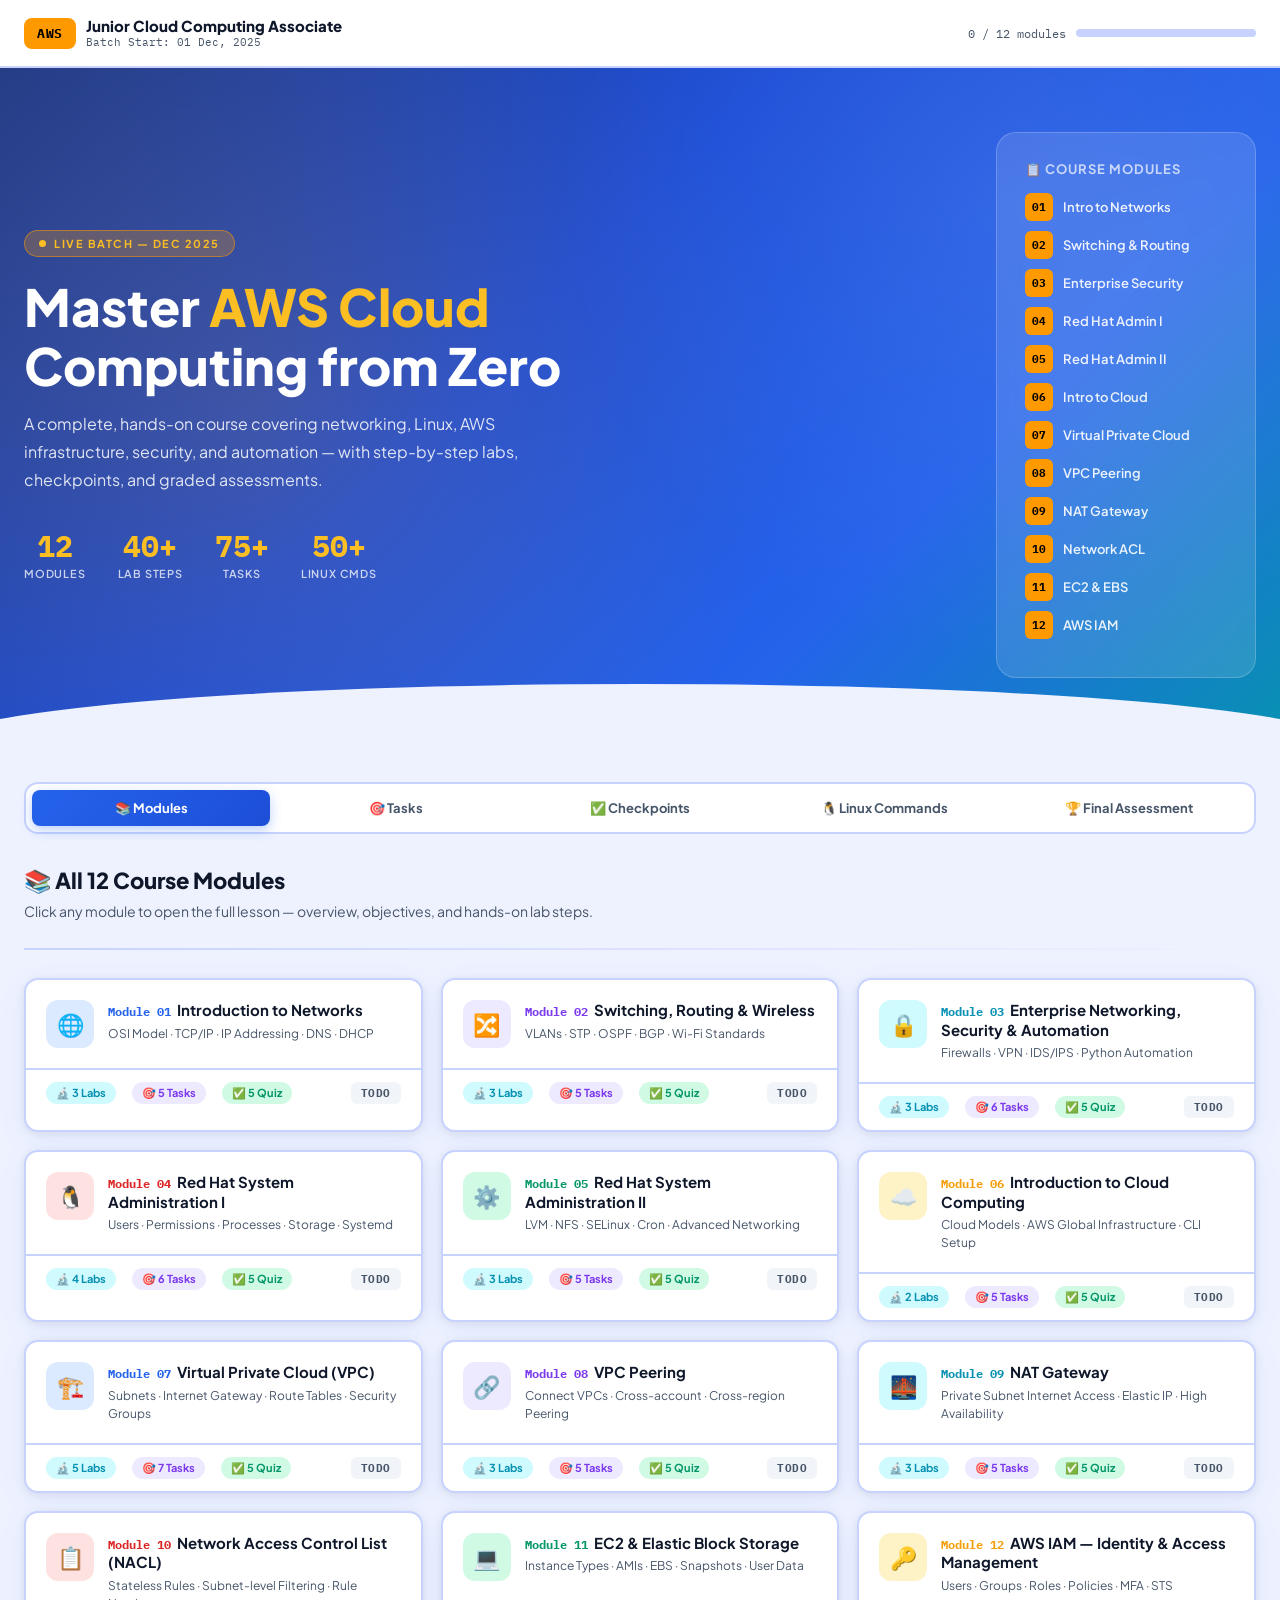
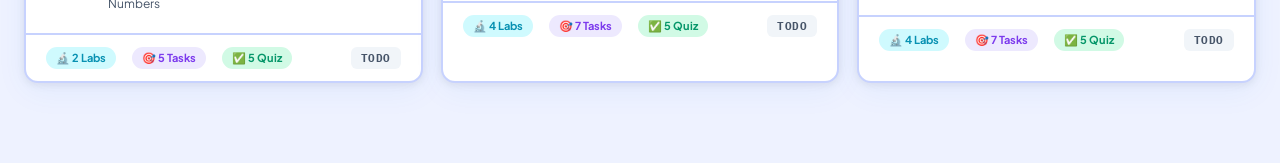
<file: index.html>
<!DOCTYPE html>
<html lang="en">
<head>
<meta charset="UTF-8">
<meta name="viewport" content="width=device-width, initial-scale=1.0">
<title>AWS Junior Cloud Computing Associate</title>
<link href="https://fonts.googleapis.com/css2?family=IBM+Plex+Mono:wght@400;600;700&family=Plus+Jakarta+Sans:wght@400;500;600;700;800&display=swap" rel="stylesheet">
<style>
:root {
  --bg:#eef2ff;
  --surface:#fff;
  --card:#fff;
  --border:#c7d2fe;
  --aws:#ff9900;
  --aws2:#e68a00;
  --blue:#2563eb;
  --blue-l:#dbeafe;
  --green:#059669;
  --green-l:#d1fae5;
  --red:#dc2626;
  --red-l:#fee2e2;
  --yellow:#d97706;
  --yellow-l:#fef3c7;
  --purple:#7c3aed;
  --purple-l:#ede9fe;
  --cyan:#0891b2;
  --cyan-l:#cffafe;
  --text:#0f172a;
  --text2:#1e293b;
  --muted:#475569;
  --muted2:#94a3b8;
  --easy:#059669;
  --medium:#d97706;
  --hard:#dc2626;
  --shadow:0 2px 8px rgba(0,0,0,.08),0 8px 32px rgba(37,99,235,.06);
  --shadow-lg:0 8px 24px rgba(0,0,0,.1),0 32px 64px rgba(37,99,235,.1);
  --r:14px;
  --r-sm:8px;
}
*{margin:0;padding:0;box-sizing:border-box}
html{scroll-behavior:smooth}
body{background:var(--bg);color:var(--text);font-family:'Plus Jakarta Sans',sans-serif;min-height:100vh;overflow-x:hidden}
::-webkit-scrollbar{width:6px}
::-webkit-scrollbar-track{background:var(--bg)}
::-webkit-scrollbar-thumb{background:#c7d2fe;border-radius:99px}

/* HEADER */
.hdr{background:rgba(255,255,255,.95);backdrop-filter:blur(20px);border-bottom:2px solid var(--border);position:sticky;top:0;z-index:200;padding:0 24px}
.hdr-inner{max-width:1400px;margin:0 auto;display:flex;align-items:center;justify-content:space-between;height:66px;gap:16px}
.logo{display:flex;align-items:center;gap:10px;text-decoration:none}
.logo-box{background:var(--aws);color:#000;font-family:'IBM Plex Mono',monospace;font-weight:700;font-size:13px;padding:7px 13px;border-radius:var(--r-sm);letter-spacing:.5px;white-space:nowrap}
.logo-text{font-size:15px;font-weight:800;color:var(--text);line-height:1.2}
.logo-sub{font-size:11px;color:var(--muted);font-family:'IBM Plex Mono',monospace}
.hdr-right{display:flex;align-items:center;gap:16px}
.progress-wrap{display:flex;align-items:center;gap:10px}
.progress-bar{width:180px;height:8px;background:var(--border);border-radius:99px;overflow:hidden}
.progress-fill{height:100%;background:linear-gradient(90deg,var(--aws),var(--blue));border-radius:99px;width:0%;transition:width .5s}
.prog-label{font-size:12px;font-family:'IBM Plex Mono',monospace;color:var(--muted);white-space:nowrap}

/* HERO */
.hero{background:linear-gradient(135deg,#1e3a8a 0%,#1d4ed8 40%,#2563eb 70%,#0891b2 100%);color:#fff;padding:64px 24px;position:relative;overflow:hidden}
.hero::before{content:'';position:absolute;inset:0;background-image:radial-gradient(circle at 20% 50%,rgba(255,153,0,.15) 0%,transparent 50%),radial-gradient(circle at 80% 20%,rgba(255,255,255,.08) 0%,transparent 40%);pointer-events:none}
.hero::after{content:'';position:absolute;bottom:-2px;left:0;right:0;height:60px;background:var(--bg);clip-path:ellipse(55% 100% at 50% 100%)}
.hero-inner{max-width:1400px;margin:0 auto;display:grid;grid-template-columns:1fr auto;gap:48px;align-items:center;position:relative;z-index:1}
.hero-badge{display:inline-flex;align-items:center;gap:8px;background:rgba(255,153,0,.25);border:1px solid rgba(255,153,0,.5);color:#fbbf24;font-size:11px;font-weight:700;letter-spacing:1.5px;text-transform:uppercase;padding:6px 14px;border-radius:99px;margin-bottom:20px}
.pulse{width:7px;height:7px;background:#fbbf24;border-radius:50%;animation:pulse 1.8s infinite}
@keyframes pulse{0%,100%{opacity:1;transform:scale(1)}50%{opacity:.4;transform:scale(.7)}}
.hero h1{font-size:clamp(28px,4vw,52px);font-weight:800;line-height:1.15;margin-bottom:16px}
.hero h1 em{font-style:normal;color:#fbbf24}
.hero-desc{font-size:16px;opacity:.85;line-height:1.75;margin-bottom:32px;max-width:560px}
.hero-stats{display:flex;gap:32px;flex-wrap:wrap}
.stat{text-align:center}
.stat-n{font-size:30px;font-weight:800;color:#fbbf24;font-family:'IBM Plex Mono',monospace}
.stat-l{font-size:11px;opacity:.75;margin-top:2px;text-transform:uppercase;letter-spacing:.8px;font-weight:600}
.hero-card{background:rgba(255,255,255,.12);border:1px solid rgba(255,255,255,.2);border-radius:20px;padding:28px;min-width:260px;backdrop-filter:blur(10px)}
.hero-card h3{font-size:13px;font-weight:700;letter-spacing:1px;text-transform:uppercase;opacity:.7;margin-bottom:16px}
.module-pill{display:flex;align-items:center;gap:10px;margin-bottom:10px}
.m-num{background:var(--aws);color:#000;font-family:'IBM Plex Mono',monospace;font-size:11px;font-weight:700;width:28px;height:28px;border-radius:6px;display:flex;align-items:center;justify-content:center;flex-shrink:0}
.m-name{font-size:13px;font-weight:600;opacity:.9}

/* TABS */
.tabs-wrap{max-width:1400px;margin:40px auto 0;padding:0 24px}
.tab-bar{display:flex;gap:6px;background:var(--surface);border:2px solid var(--border);border-radius:var(--r);padding:6px;flex-wrap:wrap}
.tab-btn{flex:1;min-width:130px;padding:10px 16px;border:none;border-radius:var(--r-sm);background:transparent;color:var(--muted);font-family:'Plus Jakarta Sans',sans-serif;font-size:13px;font-weight:700;cursor:pointer;transition:all .2s;white-space:nowrap;display:flex;align-items:center;justify-content:center;gap:6px}
.tab-btn.active{background:linear-gradient(135deg,var(--blue),#1d4ed8);color:#fff;box-shadow:0 4px 12px rgba(37,99,235,.3)}
.tab-btn:hover:not(.active){background:var(--blue-l);color:var(--blue)}

/* CONTENT */
.content{max-width:1400px;margin:0 auto;padding:32px 24px 80px}
.tab-panel{display:none;animation:fadeIn .3s ease}
.tab-panel.active{display:block}
@keyframes fadeIn{from{opacity:0;transform:translateY(8px)}to{opacity:1;transform:translateY(0)}}

/* SECTION TITLE */
.sec-title{font-size:22px;font-weight:800;color:var(--text);margin-bottom:8px;display:flex;align-items:center;gap:12px}
.sec-sub{font-size:14px;color:var(--muted);margin-bottom:28px}
.divider-line{height:2px;background:linear-gradient(90deg,var(--border),transparent);margin-bottom:28px}

/* MODULE GRID */
.mod-grid{display:grid;grid-template-columns:repeat(auto-fill,minmax(340px,1fr));gap:18px}
.mod-card{background:var(--surface);border:2px solid var(--border);border-radius:var(--r);overflow:hidden;cursor:pointer;transition:all .25s;box-shadow:var(--shadow)}
.mod-card:hover{border-color:var(--blue);transform:translateY(-4px);box-shadow:var(--shadow-lg)}
.mod-top{padding:20px;display:flex;gap:14px;align-items:flex-start}
.mod-icon{min-width:48px;height:48px;border-radius:12px;display:flex;align-items:center;justify-content:center;font-size:22px;flex-shrink:0}
.mod-info h3{font-size:15px;font-weight:700;color:var(--text);margin-bottom:5px;line-height:1.3}
.mod-info p{font-size:12px;color:var(--muted);line-height:1.5}
.mod-bottom{border-top:2px solid var(--border);padding:12px 20px;display:flex;align-items:center;gap:16px}
.mod-pill{font-size:11px;font-weight:700;padding:4px 10px;border-radius:99px;display:flex;align-items:center;gap:5px}
.pill-lab{background:var(--cyan-l);color:var(--cyan)}
.pill-task{background:var(--purple-l);color:var(--purple)}
.pill-quiz{background:var(--green-l);color:var(--green)}
.mod-status{margin-left:auto;font-size:11px;font-weight:700;padding:4px 10px;border-radius:6px;font-family:'IBM Plex Mono',monospace;letter-spacing:.5px}
.s-todo{background:#f1f5f9;color:var(--muted)}
.s-active{background:var(--yellow-l);color:var(--yellow);border:1px solid var(--yellow)}
.s-done{background:var(--green-l);color:var(--green);border:1px solid var(--green)}

/* MODAL */
.overlay{display:none;position:fixed;inset:0;background:rgba(15,23,42,.7);z-index:500;overflow-y:auto;padding:32px 20px;backdrop-filter:blur(4px)}
.overlay.open{display:flex;justify-content:center;align-items:flex-start}
.modal{background:var(--surface);border:2px solid var(--border);border-radius:20px;width:100%;max-width:900px;animation:slideUp .3s ease;margin:auto}
@keyframes slideUp{from{opacity:0;transform:translateY(24px)}to{opacity:1;transform:translateY(0)}}
.modal-hdr{padding:24px 28px;border-bottom:2px solid var(--border);display:flex;align-items:center;gap:16px;justify-content:space-between}
.modal-title-wrap{display:flex;align-items:center;gap:14px}
.modal-icon{width:44px;height:44px;border-radius:10px;display:flex;align-items:center;justify-content:center;font-size:20px;flex-shrink:0}
.modal-title{font-size:18px;font-weight:800;color:var(--text)}
.modal-sub{font-size:12px;color:var(--muted)}
.close-btn{width:38px;height:38px;background:var(--bg);border:2px solid var(--border);border-radius:var(--r-sm);cursor:pointer;font-size:18px;display:flex;align-items:center;justify-content:center;transition:all .2s;color:var(--muted)}
.close-btn:hover{background:var(--red-l);border-color:var(--red);color:var(--red)}
.modal-body{padding:28px;max-height:75vh;overflow-y:auto}

/* LESSON SWITCHER */
.lesson-nav{display:flex;gap:8px;margin-bottom:24px;flex-wrap:wrap}
.lnav-btn{padding:9px 18px;border:2px solid var(--border);border-radius:var(--r-sm);background:transparent;color:var(--muted);font-family:'Plus Jakarta Sans',sans-serif;font-size:13px;font-weight:700;cursor:pointer;transition:all .2s}
.lnav-btn.active{border-color:var(--blue);background:var(--blue);color:#fff}
.lpane{display:none}
.lpane.active{display:block}

/* OVERVIEW BOX */
.overview-box{background:linear-gradient(135deg,var(--blue-l),#f0f9ff);border:2px solid #bfdbfe;border-radius:var(--r);padding:20px 24px;margin-bottom:24px}
.overview-box h4{font-size:13px;font-weight:700;color:var(--blue);text-transform:uppercase;letter-spacing:1px;margin-bottom:10px}
.overview-box p{font-size:14px;color:var(--text2);line-height:1.8}

/* OBJECTIVES */
.objectives{margin-bottom:24px}
.objectives h4{font-size:13px;font-weight:700;color:var(--muted);text-transform:uppercase;letter-spacing:1px;margin-bottom:12px}
.obj-list{display:flex;flex-direction:column;gap:8px}
.obj-item{display:flex;align-items:flex-start;gap:10px;font-size:14px;color:var(--text2);line-height:1.6}
.obj-check{color:var(--green);font-size:16px;flex-shrink:0;margin-top:1px}

/* HANDS-ON STEPS */
.lab-intro{background:var(--yellow-l);border:2px solid #fde68a;border-radius:var(--r);padding:14px 18px;margin-bottom:24px;font-size:13px;color:#92400e;display:flex;gap:10px;align-items:flex-start}
.lab-intro-icon{font-size:18px;flex-shrink:0}
.step-block{margin-bottom:32px}
.step-hdr{display:flex;align-items:flex-start;gap:14px;margin-bottom:14px}
.step-num{min-width:36px;height:36px;background:var(--blue);color:#fff;border-radius:10px;display:flex;align-items:center;justify-content:center;font-family:'IBM Plex Mono',monospace;font-size:13px;font-weight:700;flex-shrink:0;margin-top:1px}
.step-txt h4{font-size:16px;font-weight:700;color:var(--text);margin-bottom:4px}
.step-txt p{font-size:13px;color:var(--muted);line-height:1.6}
.step-body{padding-left:50px}
.step-body p{font-size:14px;color:var(--text2);line-height:1.8;margin-bottom:12px}
.step-body ul{margin-bottom:12px;padding-left:20px}
.step-body ul li{font-size:14px;color:var(--text2);line-height:1.8;margin-bottom:4px}
.note-box{background:var(--cyan-l);border-left:4px solid var(--cyan);border-radius:0 var(--r-sm) var(--r-sm) 0;padding:12px 16px;margin-bottom:12px;font-size:13px;color:#164e63}
.note-box strong{display:block;margin-bottom:4px;font-size:12px;text-transform:uppercase;letter-spacing:.8px;color:var(--cyan)}
.warn-box{background:var(--yellow-l);border-left:4px solid var(--yellow);border-radius:0 var(--r-sm) var(--r-sm) 0;padding:12px 16px;margin-bottom:12px;font-size:13px;color:#78350f}
.warn-box strong{display:block;margin-bottom:4px;font-size:12px;text-transform:uppercase;letter-spacing:.8px;color:var(--yellow)}
.tip-box{background:var(--green-l);border-left:4px solid var(--green);border-radius:0 var(--r-sm) var(--r-sm) 0;padding:12px 16px;margin-bottom:12px;font-size:13px;color:#064e3b}
.tip-box strong{display:block;margin-bottom:4px;font-size:12px;text-transform:uppercase;letter-spacing:.8px;color:var(--green)}

/* CODE BLOCK */
.code-wrap{background:#0f172a;border-radius:var(--r);overflow:hidden;margin-bottom:16px;border:2px solid #1e293b}
.code-top{background:#1e293b;padding:10px 16px;display:flex;align-items:center;justify-content:space-between}
.code-lang{font-family:'IBM Plex Mono',monospace;font-size:11px;color:#94a3b8;display:flex;align-items:center;gap:8px}
.lang-dot{width:8px;height:8px;border-radius:50%}
.dot-bash{background:#22d3ee}
.dot-python{background:#fbbf24}
.dot-json{background:#a78bfa}
.dot-yaml{background:#4ade80}
.copy-btn{background:transparent;border:1px solid #334155;border-radius:6px;color:#94a3b8;font-size:11px;font-family:'IBM Plex Mono',monospace;padding:4px 10px;cursor:pointer;transition:all .2s}
.copy-btn:hover{border-color:#22d3ee;color:#22d3ee}
.code-wrap pre{padding:20px;overflow-x:auto;font-family:'IBM Plex Mono',monospace;font-size:13px;line-height:1.8;color:#e2e8f0}
.c-comment{color:#4a5568;font-style:italic}
.c-cmd{color:#22d3ee}
.c-flag{color:#fbbf24}
.c-str{color:#4ade80}
.c-kw{color:#f472b6}
.c-num{color:#a78bfa}
.c-var{color:#fb923c}

/* SEPARATOR */
.step-sep{height:2px;background:linear-gradient(90deg,var(--border),transparent);margin:24px 0}

/* TASKS TAB */
.task-filter-bar{display:flex;gap:8px;margin-bottom:24px;flex-wrap:wrap}
.filter-btn{padding:8px 18px;border:2px solid var(--border);border-radius:99px;background:var(--surface);color:var(--muted);font-size:12px;font-weight:700;cursor:pointer;transition:all .2s;font-family:'Plus Jakarta Sans',sans-serif}
.filter-btn:hover{border-color:var(--blue);color:var(--blue)}
.filter-btn.f-all.on{background:var(--text);border-color:var(--text);color:#fff}
.filter-btn.f-easy.on{background:var(--green);border-color:var(--green);color:#fff}
.filter-btn.f-medium.on{background:var(--yellow);border-color:var(--yellow);color:#fff}
.filter-btn.f-hard.on{background:var(--red);border-color:var(--red);color:#fff}
.tasks-grid{display:flex;flex-direction:column;gap:12px}
.task-card{background:var(--surface);border:2px solid var(--border);border-radius:var(--r);padding:18px 20px;display:flex;gap:14px;align-items:flex-start;transition:all .2s;cursor:pointer;box-shadow:var(--shadow)}
.task-card:hover{border-color:var(--blue);box-shadow:var(--shadow-lg)}
.task-check{min-width:24px;height:24px;border:2.5px solid var(--border2);border-radius:7px;cursor:pointer;transition:all .2s;display:flex;align-items:center;justify-content:center;margin-top:2px;flex-shrink:0}
.task-check.done{background:var(--green);border-color:var(--green)}
.task-main{flex:1}
.task-head{display:flex;align-items:center;gap:10px;flex-wrap:wrap;margin-bottom:6px}
.diff-badge{font-size:10px;font-weight:700;padding:3px 10px;border-radius:99px;letter-spacing:.8px;font-family:'IBM Plex Mono',monospace}
.db-easy{background:var(--green-l);color:var(--green);border:1px solid #a7f3d0}
.db-medium{background:var(--yellow-l);color:var(--yellow);border:1px solid #fde68a}
.db-hard{background:var(--red-l);color:var(--red);border:1px solid #fecaca}
.task-main h4{font-size:14px;font-weight:700;color:var(--text)}
.task-main p{font-size:13px;color:var(--muted);line-height:1.65;margin-bottom:10px}
.task-tags{display:flex;gap:6px;flex-wrap:wrap}
.ttag{font-size:10px;padding:3px 8px;border-radius:6px;background:var(--blue-l);color:var(--blue);font-family:'IBM Plex Mono',monospace;font-weight:600;border:1px solid #bfdbfe}

/* CHECKPOINT */
.cp-card{background:var(--surface);border:2px solid var(--border);border-radius:var(--r);padding:24px 28px;margin-bottom:20px;box-shadow:var(--shadow)}
.cp-hdr{display:flex;align-items:center;gap:12px;margin-bottom:20px;padding-bottom:16px;border-bottom:2px solid var(--border)}
.cp-icon{width:40px;height:40px;border-radius:10px;display:flex;align-items:center;justify-content:center;font-size:20px;flex-shrink:0}
.cp-hdr h3{font-size:16px;font-weight:800;color:var(--text)}
.cp-hdr span{font-size:12px;color:var(--muted)}
.question-block{margin-bottom:20px}
.q-text{font-size:14px;font-weight:600;color:var(--text);line-height:1.65;margin-bottom:12px}
.q-num{color:var(--blue);font-family:'IBM Plex Mono',monospace;margin-right:6px}
.options{display:flex;flex-direction:column;gap:8px}
.opt{padding:12px 16px;border:2px solid var(--border);border-radius:var(--r-sm);cursor:pointer;transition:all .2s;font-size:13px;color:var(--text2);display:flex;align-items:center;gap:10px;background:var(--surface)}
.opt:hover{border-color:var(--blue);background:var(--blue-l)}
.opt.correct{border-color:var(--green)!important;background:var(--green-l)!important;color:var(--green)!important}
.opt.wrong{border-color:var(--red)!important;background:var(--red-l)!important;color:var(--red)!important}
.opt.selected{border-color:var(--blue);background:var(--blue-l);color:var(--blue)}
.opt-letter{min-width:28px;height:28px;border-radius:6px;background:var(--bg);display:flex;align-items:center;justify-content:center;font-family:'IBM Plex Mono',monospace;font-size:11px;font-weight:700;flex-shrink:0;border:2px solid var(--border)}

/* LINUX COMMANDS */
.cmd-filter-bar{display:flex;gap:8px;flex-wrap:wrap;margin-bottom:24px}
.cmd-filter{padding:7px 14px;border:2px solid var(--border);border-radius:99px;background:var(--surface);color:var(--muted);font-size:12px;font-weight:700;cursor:pointer;transition:all .2s;font-family:'Plus Jakarta Sans',sans-serif}
.cmd-filter.on{background:var(--purple);border-color:var(--purple);color:#fff}
.cmd-grid{display:grid;grid-template-columns:repeat(auto-fill,minmax(320px,1fr));gap:14px}
.cmd-card{background:var(--surface);border:2px solid var(--border);border-radius:var(--r);overflow:hidden;transition:all .2s;box-shadow:var(--shadow)}
.cmd-card:hover{border-color:var(--purple);box-shadow:var(--shadow-lg);transform:translateY(-2px)}
.cmd-top{background:#0f172a;padding:14px 18px;display:flex;align-items:center;justify-content:space-between}
.cmd-name{font-family:'IBM Plex Mono',monospace;font-size:14px;font-weight:700;color:#22d3ee}
.cmd-cat-badge{font-size:10px;font-weight:700;padding:3px 8px;border-radius:99px;background:rgba(255,255,255,.1);color:#94a3b8;font-family:'IBM Plex Mono',monospace;letter-spacing:.5px}
.cmd-body{padding:14px 18px}
.cmd-desc{font-size:13px;color:var(--text2);line-height:1.65;margin-bottom:10px}
.cmd-syntax{font-size:12px;font-weight:600;color:var(--purple);margin-bottom:8px;font-family:'IBM Plex Mono',monospace}
.cmd-eg{background:#0f172a;border-radius:var(--r-sm);padding:10px 14px;font-family:'IBM Plex Mono',monospace;font-size:12px;color:#4ade80;line-height:1.7}

/* FINAL ASSESSMENT */
.assess-intro{background:linear-gradient(135deg,#1e3a8a,#1d4ed8);color:#fff;border-radius:var(--r);padding:28px;margin-bottom:28px}
.assess-intro h3{font-size:20px;font-weight:800;margin-bottom:10px}
.assess-intro p{font-size:14px;opacity:.85;line-height:1.7;margin-bottom:16px}
.assess-meta{display:flex;gap:20px;flex-wrap:wrap}
.a-meta{background:rgba(255,255,255,.15);border-radius:var(--r-sm);padding:10px 16px;font-size:13px;font-weight:700;display:flex;align-items:center;gap:8px}
.submit-btn{display:inline-flex;align-items:center;gap:8px;padding:14px 32px;background:linear-gradient(135deg,var(--aws),var(--aws2));color:#000;border:none;border-radius:var(--r-sm);font-family:'Plus Jakarta Sans',sans-serif;font-size:15px;font-weight:800;cursor:pointer;transition:all .2s;margin-top:20px}
.submit-btn:hover{transform:translateY(-2px);box-shadow:0 8px 24px rgba(255,153,0,.4)}
.result-box{margin-top:20px;padding:20px 24px;border-radius:var(--r);display:none;font-size:15px;font-weight:700;display:none;flex-direction:column;gap:8px}
.result-pass{background:var(--green-l);border:2px solid #6ee7b7;color:var(--green)}
.result-fail{background:var(--red-l);border:2px solid #fca5a5;color:var(--red)}
.score-big{font-size:48px;font-weight:800;font-family:'IBM Plex Mono',monospace;margin-bottom:4px}

@media(max-width:768px){
  .hero-inner{grid-template-columns:1fr}
  .hero-card{display:none}
  .hdr-right .progress-wrap{display:none}
  .mod-grid{grid-template-columns:1fr}
  .cmd-grid{grid-template-columns:1fr}
}
</style>
</head>
<body>

<!-- HEADER -->
<header class="hdr">
  <div class="hdr-inner">
    <a class="logo" href="#">
      <div class="logo-box">AWS</div>
      <div>
        <div class="logo-text">Junior Cloud Computing Associate</div>
        <div class="logo-sub">Batch Start: 01 Dec, 2025</div>
      </div>
    </a>
    <div class="hdr-right">
      <div class="progress-wrap">
        <span class="prog-label" id="progLabel">0 / 12 modules</span>
        <div class="progress-bar"><div class="progress-fill" id="progFill"></div></div>
      </div>
    </div>
  </div>
</header>

<!-- HERO -->
<section class="hero">
  <div class="hero-inner">
    <div>
      <div class="hero-badge"><div class="pulse"></div>LIVE BATCH — DEC 2025</div>
      <h1>Master <em>AWS Cloud</em><br>Computing from Zero</h1>
      <p class="hero-desc">A complete, hands-on course covering networking, Linux, AWS infrastructure, security, and automation — with step-by-step labs, checkpoints, and graded assessments.</p>
      <div class="hero-stats">
        <div class="stat"><div class="stat-n">12</div><div class="stat-l">Modules</div></div>
        <div class="stat"><div class="stat-n">40+</div><div class="stat-l">Lab Steps</div></div>
        <div class="stat"><div class="stat-n">75+</div><div class="stat-l">Tasks</div></div>
        <div class="stat"><div class="stat-n">50+</div><div class="stat-l">Linux Cmds</div></div>
      </div>
    </div>
    <div class="hero-card">
      <h3>📋 Course Modules</h3>
      <div class="module-pill"><div class="m-num">01</div><div class="m-name">Intro to Networks</div></div>
      <div class="module-pill"><div class="m-num">02</div><div class="m-name">Switching & Routing</div></div>
      <div class="module-pill"><div class="m-num">03</div><div class="m-name">Enterprise Security</div></div>
      <div class="module-pill"><div class="m-num">04</div><div class="m-name">Red Hat Admin I</div></div>
      <div class="module-pill"><div class="m-num">05</div><div class="m-name">Red Hat Admin II</div></div>
      <div class="module-pill"><div class="m-num">06</div><div class="m-name">Intro to Cloud</div></div>
      <div class="module-pill"><div class="m-num">07</div><div class="m-name">Virtual Private Cloud</div></div>
      <div class="module-pill"><div class="m-num">08</div><div class="m-name">VPC Peering</div></div>
      <div class="module-pill"><div class="m-num">09</div><div class="m-name">NAT Gateway</div></div>
      <div class="module-pill"><div class="m-num">10</div><div class="m-name">Network ACL</div></div>
      <div class="module-pill"><div class="m-num">11</div><div class="m-name">EC2 & EBS</div></div>
      <div class="module-pill"><div class="m-num">12</div><div class="m-name">AWS IAM</div></div>
    </div>
  </div>
</section>

<!-- TABS -->
<div class="tabs-wrap">
  <div class="tab-bar">
    <button class="tab-btn active" onclick="switchTab('modules',this)">📚 Modules</button>
    <button class="tab-btn" onclick="switchTab('tasks',this)">🎯 Tasks</button>
    <button class="tab-btn" onclick="switchTab('checkpoint',this)">✅ Checkpoints</button>
    <button class="tab-btn" onclick="switchTab('linux',this)">🐧 Linux Commands</button>
    <button class="tab-btn" onclick="switchTab('assessment',this)">🏆 Final Assessment</button>
  </div>
</div>

<!-- CONTENT -->
<div class="content">

  <!-- MODULES -->
  <div id="tab-modules" class="tab-panel active">
    <div class="sec-title">📚 All 12 Course Modules</div>
    <div class="sec-sub">Click any module to open the full lesson — overview, objectives, and hands-on lab steps.</div>
    <div class="divider-line"></div>
    <div class="mod-grid" id="modulesGrid"></div>
  </div>

  <!-- TASKS -->
  <div id="tab-tasks" class="tab-panel">
    <div class="sec-title">🎯 Practice Tasks</div>
    <div class="sec-sub">Complete tasks to reinforce your learning. Check them off as you finish.</div>
    <div class="divider-line"></div>
    <div class="task-filter-bar">
      <button class="filter-btn f-all on" onclick="filterTasks('all',this)">All Tasks</button>
      <button class="filter-btn f-easy" onclick="filterTasks('easy',this)">🟢 Easy</button>
      <button class="filter-btn f-medium" onclick="filterTasks('medium',this)">🟡 Medium</button>
      <button class="filter-btn f-hard" onclick="filterTasks('hard',this)">🔴 Hard</button>
    </div>
    <div class="tasks-grid" id="tasksGrid"></div>
  </div>

  <!-- CHECKPOINTS -->
  <div id="tab-checkpoint" class="tab-panel">
    <div class="sec-title">✅ Module Checkpoints</div>
    <div class="sec-sub">Test your understanding after each major module. Click an option to see if you're correct.</div>
    <div class="divider-line"></div>
    <div id="checkpointContent"></div>
  </div>

  <!-- LINUX -->
  <div id="tab-linux" class="tab-panel">
    <div class="sec-title">🐧 Linux Commands Reference</div>
    <div class="sec-sub">All essential Linux commands you need for AWS administration — with syntax and examples.</div>
    <div class="divider-line"></div>
    <div class="cmd-filter-bar" id="cmdFilterBar"></div>
    <div class="cmd-grid" id="cmdGrid"></div>
  </div>

  <!-- ASSESSMENT -->
  <div id="tab-assessment" class="tab-panel">
    <div class="sec-title">🏆 Final Assessment</div>
    <div class="sec-sub">15 questions covering all 12 modules. Score 70% or above to pass.</div>
    <div class="divider-line"></div>
    <div id="assessContent"></div>
  </div>

</div>

<!-- MODULE MODAL -->
<div class="overlay" id="overlay" onclick="closeOverlay(event)">
  <div class="modal" id="modal">
    <div class="modal-hdr">
      <div class="modal-title-wrap">
        <div class="modal-icon" id="modalIcon"></div>
        <div>
          <div class="modal-title" id="modalTitle"></div>
          <div class="modal-sub" id="modalSub"></div>
        </div>
      </div>
      <button class="close-btn" onclick="closeModal()">✕</button>
    </div>
    <div class="modal-body" id="modalBody"></div>
  </div>
</div>

<script>
var taskFilter = 'all';
// ═══════════════════════════════════════════════
//  DATA — MODULES
// ═══════════════════════════════════════════════
const MODULES = [
{
  num:"01", emoji:"🌐", color:"#2563eb", bg:"#dbeafe",
  title:"Introduction to Networks",
  sub:"OSI Model · TCP/IP · IP Addressing · DNS · DHCP",
  pills:{lab:3,task:5,quiz:5},
  overview:"Networking is the foundation of everything in cloud computing. Before you can understand AWS VPCs, subnets, or routing — you must understand how networks work at a fundamental level. In this module, you'll learn the OSI model (the 7-layer framework used to describe network communication), the TCP/IP protocol stack, how IP addresses work (both IPv4 and IPv6), subnetting using CIDR notation, and key protocols like DNS, DHCP, HTTP, and HTTPS.",
  objectives:[
    "Understand all 7 layers of the OSI Model and what each layer does",
    "Explain the difference between TCP and UDP and when to use each",
    "Calculate subnets using CIDR notation (e.g. /24 = 256 IPs)",
    "Understand how DNS resolves domain names to IP addresses",
    "Understand how DHCP automatically assigns IP addresses",
    "Use Linux tools like ping, dig, traceroute, and nmap"
  ],
  steps:[
    {
      n:1, title:"Install Networking Tools",
      why:"Before we begin, we need to install all the essential networking tools on your Linux system.",
      note:"Run these commands on Ubuntu / Debian-based systems. For Amazon Linux, replace 'apt' with 'yum'.",
      body:`First, update your package lists and install the tools we'll use throughout this module.`,
      code:`# Update package lists
sudo apt update && sudo apt upgrade -y

# Install essential networking tools
sudo apt install -y \\
    net-tools \\
    nmap \\
    traceroute \\
    dnsutils \\
    curl \\
    wget \\
    iproute2 \\
    tcpdump \\
    netcat-openbsd

# Verify installation
ping --version
nmap --version
dig -v 2>&1 | head -1`,
      lang:"bash"
    },
    {
      n:2, title:"Explore Your Network Interfaces",
      why:"Understanding your current network configuration is the first step in network administration.",
      body:`Network interfaces are how your computer connects to networks. You may have multiple — like eth0 (wired), wlan0 (wireless), and lo (loopback). Let's examine them.`,
      code:`# Modern way — show all interfaces with IP addresses
ip addr show

# Show only active interfaces
ip addr show up

# Show a specific interface
ip addr show eth0

# Show routing table (how traffic flows)
ip route show

# Show ARP table (MAC to IP mappings)
ip neigh show

# Show network statistics
ss -tuln

# Old method — still widely used
ifconfig -a
netstat -rn`,
      lang:"bash",
      note:"The 'lo' interface (127.0.0.1) is your loopback — it always points back to your own machine. This is what 'localhost' resolves to."
    },
    {
      n:3, title:"Test Connectivity with Ping",
      why:"Ping uses ICMP protocol to test if a host is reachable and measure round-trip time.",
      body:`Ping is your first diagnostic tool. If ping fails, either the host is down, or there's a firewall blocking ICMP. Always start troubleshooting with ping.`,
      code:`# Basic ping — send 4 packets
ping -c 4 google.com

# Ping with specific packet size
ping -c 4 -s 1400 google.com

# Fast ping (0.2 second interval)
ping -c 10 -i 0.2 8.8.8.8

# Ping and log results
ping -c 100 google.com | tee ping-results.txt

# Ping multiple hosts in sequence
for host in google.com amazon.com cloudflare.com; do
    echo "=== Testing $host ==="
    ping -c 2 $host | tail -1
done`,
      lang:"bash"
    }
  ]
},
{
  num:"02", emoji:"🔀", color:"#7c3aed", bg:"#ede9fe",
  title:"Switching, Routing & Wireless",
  sub:"VLANs · STP · OSPF · BGP · Wi-Fi Standards",
  pills:{lab:3,task:5,quiz:5},
  overview:"Switching operates at Layer 2 (Data Link) and routes traffic within the same network using MAC addresses. Routing operates at Layer 3 (Network) and moves traffic between different networks using IP addresses. Wireless networking adds radio frequency communication into the mix. In AWS, understanding these concepts helps you design VPCs, subnets, and routing tables correctly.",
  objectives:[
    "Understand the difference between a switch (L2) and a router (L3)",
    "Understand VLANs and how they segment networks logically",
    "Understand Spanning Tree Protocol (STP) and why it prevents loops",
    "Understand dynamic routing protocols: OSPF (interior) and BGP (exterior)",
    "Know Wi-Fi standards: 802.11a/b/g/n/ac/ax and their speeds",
    "Use Linux network namespaces to simulate VLANs and routing"
  ],
  steps:[
    {
      n:1, title:"Simulate VLANs with Network Namespaces",
      why:"Linux network namespaces let you create isolated network environments — perfect for simulating VLANs.",
      body:`A VLAN (Virtual LAN) is a logical subdivision of a network. Even if two devices are on the same physical switch, different VLANs prevent them from communicating. We can simulate this with Linux namespaces.`,
      code:`# Create two network namespaces (simulating two VLANs)
sudo ip netns add vlan10
sudo ip netns add vlan20

# Verify namespaces were created
ip netns list

# Create a virtual ethernet pair (like a cable connecting two devices)
sudo ip link add veth0 type veth peer name veth1

# Move each end of the cable to its namespace
sudo ip link set veth0 netns vlan10
sudo ip link set veth1 netns vlan20

# Assign IP addresses inside each namespace
sudo ip netns exec vlan10 ip addr add 192.168.10.1/24 dev veth0
sudo ip netns exec vlan20 ip addr add 192.168.20.1/24 dev veth1

# Bring interfaces up
sudo ip netns exec vlan10 ip link set veth0 up
sudo ip netns exec vlan20 ip link set veth1 up
sudo ip netns exec vlan10 ip link set lo up
sudo ip netns exec vlan20 ip link set lo up

# Test — can they ping each other? (They shouldn't, different subnets)
sudo ip netns exec vlan10 ping -c 2 192.168.20.1`,
      lang:"bash",
      note:"Without routing configured between the namespaces, the ping will fail — exactly how VLANs isolate traffic in real networks."
    },
    {
      n:2, title:"Configure Static Routes",
      why:"Static routing means you manually tell the system where to send traffic. This is the foundation before understanding dynamic routing.",
      body:`Routes tell your system: 'To reach network X, send traffic to gateway Y.' In AWS, you configure route tables the same way.`,
      code:`# View current routing table
ip route show

# Add a static route
# Syntax: ip route add <destination_network> via <gateway_ip> dev <interface>
sudo ip route add 10.0.0.0/8 via 192.168.1.1 dev eth0

# Add a default route (gateway of last resort)
sudo ip route add default via 192.168.1.1

# Add route with metric (lower = preferred)
sudo ip route add 192.168.50.0/24 via 192.168.1.1 metric 100

# Delete a route
sudo ip route del 10.0.0.0/8

# Flush the route cache
sudo ip route flush cache

# Check which route will be used for a destination
ip route get 8.8.8.8`,
      lang:"bash"
    },
    {
      n:3, title:"Traceroute — See the Path of Traffic",
      why:"Traceroute shows you every router (hop) that your traffic passes through on the way to a destination.",
      body:`Each hop in a traceroute is a router. The asterisks (*) mean that router didn't respond to ICMP. This helps you diagnose where traffic is being dropped or delayed.`,
      code:`# Basic traceroute
traceroute google.com

# Use TCP instead of ICMP (better at bypassing firewalls)
sudo traceroute -T -p 80 google.com

# Traceroute with AS numbers (see which ISPs traffic crosses)
traceroute -A google.com

# Faster alternative: tracepath
tracepath google.com

# MTR — combines ping and traceroute (real-time)
sudo apt install mtr -y
mtr --report google.com`,
      lang:"bash"
    }
  ]
},
{
  num:"03", emoji:"🔒", color:"#0891b2", bg:"#cffafe",
  title:"Enterprise Networking, Security & Automation",
  sub:"Firewalls · VPN · IDS/IPS · Python Automation",
  pills:{lab:3,task:6,quiz:5},
  overview:"Enterprise networks require multiple layers of security. This module covers stateful firewalls (which track connection state), VPNs (encrypted tunnels), IDS/IPS systems (intrusion detection and prevention), Network ACLs, and how to automate network tasks using Python. These skills directly translate to AWS security groups, NACLs, AWS WAF, and AWS VPN services.",
  objectives:[
    "Configure UFW firewall rules on Linux to allow/deny specific traffic",
    "Understand stateful vs stateless firewalls and their differences",
    "Set up a WireGuard VPN for secure encrypted communication",
    "Understand how IDS (detects) vs IPS (blocks) network threats",
    "Write Python scripts to automate network tasks using subprocess and socket",
    "Use iptables for advanced packet filtering rules"
  ],
  steps:[
    {
      n:1, title:"Configure UFW Firewall",
      why:"UFW (Uncomplicated Firewall) is a simplified interface to iptables. It's used on Ubuntu and is similar to AWS Security Groups.",
      warn:"ALWAYS allow SSH before enabling UFW — otherwise you will lock yourself out!",
      body:`UFW rules are evaluated top-to-bottom. The first matching rule wins. By default, UFW blocks all incoming traffic and allows all outgoing traffic.`,
      code:`# Install UFW
sudo apt install ufw -y

# Check current status
sudo ufw status verbose

# STEP 1 — Allow SSH FIRST before enabling!
sudo ufw allow 22/tcp
# Or more specifically:
sudo ufw allow from 192.168.1.0/24 to any port 22

# Enable UFW
sudo ufw enable

# Allow common services
sudo ufw allow 80/tcp      # HTTP
sudo ufw allow 443/tcp     # HTTPS
sudo ufw allow 3306/tcp    # MySQL
sudo ufw allow 5432/tcp    # PostgreSQL

# Allow a port range
sudo ufw allow 8000:9000/tcp

# Deny a specific IP
sudo ufw deny from 192.168.1.100

# Delete a rule
sudo ufw delete allow 80/tcp

# Reset all rules (start fresh)
sudo ufw reset

# View rules with numbers
sudo ufw status numbered`,
      lang:"bash"
    },
    {
      n:2, title:"Advanced iptables Rules",
      why:"iptables is the underlying firewall engine in Linux. UFW is a frontend for it. Understanding iptables helps you understand how AWS NACLs and Security Groups work under the hood.",
      body:`iptables has tables (filter, nat, mangle) and chains (INPUT, OUTPUT, FORWARD, PREROUTING, POSTROUTING). The filter table with INPUT chain is what controls incoming traffic to your server.`,
      code:`# View all rules (with line numbers)
sudo iptables -L -n -v --line-numbers

# View NAT table rules
sudo iptables -t nat -L -n -v

# Allow established connections (stateful rule — very important!)
sudo iptables -A INPUT -m state --state ESTABLISHED,RELATED -j ACCEPT

# Allow loopback interface
sudo iptables -A INPUT -i lo -j ACCEPT

# Allow SSH from specific subnet only
sudo iptables -A INPUT -s 10.0.1.0/24 -p tcp --dport 22 -j ACCEPT

# Allow HTTP and HTTPS
sudo iptables -A INPUT -p tcp --dport 80 -j ACCEPT
sudo iptables -A INPUT -p tcp --dport 443 -j ACCEPT

# Block all other incoming (set default policy)
sudo iptables -P INPUT DROP
sudo iptables -P FORWARD DROP

# Port forwarding (NAT)
sudo iptables -t nat -A PREROUTING -p tcp --dport 8080 -j REDIRECT --to-port 80

# Save rules (persist across reboots)
sudo apt install iptables-persistent -y
sudo netfilter-persistent save`,
      lang:"bash"
    },
    {
      n:3, title:"Python Network Automation Script",
      why:"Manual network tasks become error-prone at scale. Python automation ensures consistency and saves time — a core DevOps skill.",
      body:`This Python script checks the health of multiple servers, scans for open ports, and generates a report. This is the foundation of network monitoring automation.`,
      code:`#!/usr/bin/env python3
"""
Network Health Checker
Checks connectivity and open ports for a list of hosts
"""
import subprocess
import socket
import datetime
import json

# List of hosts to monitor
HOSTS = [
    {"name": "Google DNS",    "ip": "8.8.8.8",       "ports": [53, 443]},
    {"name": "Cloudflare",    "ip": "1.1.1.1",        "ports": [53, 80]},
    {"name": "Local Gateway", "ip": "192.168.1.1",    "ports": [80, 443]},
]

def ping_host(ip, count=3):
    """Returns True if host responds to ping"""
    try:
        result = subprocess.run(
            ["ping", "-c", str(count), "-W", "1", ip],
            capture_output=True, timeout=10
        )
        return result.returncode == 0
    except Exception:
        return False

def check_port(ip, port, timeout=2):
    """Returns True if TCP port is open"""
    try:
        sock = socket.socket(socket.AF_INET, socket.SOCK_STREAM)
        sock.settimeout(timeout)
        result = sock.connect_ex((ip, port))
        sock.close()
        return result == 0
    except Exception:
        return False

def run_check():
    report = []
    print(f"\\n{'='*55}")
    print(f"  Network Health Report — {datetime.datetime.now():%Y-%m-%d %H:%M}")
    print(f"{'='*55}")

    for host in HOSTS:
        status = "✅ UP" if ping_host(host["ip"]) else "❌ DOWN"
        port_results = {}
        for p in host["ports"]:
            port_results[p] = "OPEN" if check_port(host["ip"], p) else "CLOSED"

        print(f"\\n🖥  {host['name']} ({host['ip']})")
        print(f"   Ping: {status}")
        for p, s in port_results.items():
            icon = "🟢" if s == "OPEN" else "🔴"
            print(f"   Port {p:5}: {icon} {s}")

        report.append({"host": host, "ping": status, "ports": port_results})

    # Save report to JSON
    with open("network_report.json", "w") as f:
        json.dump(report, f, indent=2)
    print(f"\\n📄 Report saved to network_report.json")

if __name__ == "__main__":
    run_check()`,
      lang:"python"
    }
  ]
},
{
  num:"04", emoji:"🐧", color:"#dc2626", bg:"#fee2e2",
  title:"Red Hat System Administration I",
  sub:"Users · Permissions · Processes · Storage · Systemd",
  pills:{lab:4,task:6,quiz:5},
  overview:"Red Hat Enterprise Linux (RHEL) is the most widely used Linux distribution in enterprise environments and is the base for Amazon Linux 2. This module covers the core skills every sysadmin needs: user and group management, file permissions using chmod/chown, process management, disk management, and service control with systemd. These are daily tasks for anyone managing cloud infrastructure.",
  objectives:[
    "Create and manage Linux users and groups with useradd, usermod, groupadd",
    "Set file permissions using both symbolic (u+x) and octal (755) notation",
    "Understand SUID, SGID, and sticky bit special permissions",
    "Manage running processes with ps, top, kill, and nice",
    "Control system services using systemctl and understand service units",
    "Manage disk partitions and filesystems with fdisk, mkfs, and mount"
  ],
  steps:[
    {
      n:1, title:"User and Group Management",
      why:"Every file, process, and resource in Linux is owned by a user and group. Proper user management is critical for security.",
      body:`Linux uses the principle of least privilege — each user should only have access to what they need. Users are stored in /etc/passwd, passwords (hashed) in /etc/shadow, and groups in /etc/group.`,
      code:`# Create a new user with home directory and bash shell
sudo useradd -m -s /bin/bash -c "AWS Student" awsstudent

# Set the user's password
sudo passwd awsstudent

# Create a new group
sudo groupadd cloudteam
sudo groupadd developers

# Add user to a group (supplementary group)
sudo usermod -aG cloudteam awsstudent
sudo usermod -aG developers awsstudent
sudo usermod -aG sudo awsstudent    # Give sudo access

# Check user info
id awsstudent          # UID, GID, all groups
groups awsstudent      # All groups user belongs to

# View user account details
cat /etc/passwd | grep awsstudent

# Lock and unlock an account
sudo usermod -L awsstudent    # Lock (disable login)
sudo usermod -U awsstudent    # Unlock

# Set account expiry
sudo usermod -e 2025-12-31 awsstudent

# Delete a user (and their home dir)
sudo userdel -r awsstudent`,
      lang:"bash"
    },
    {
      n:2, title:"File Permissions — chmod and chown",
      why:"Incorrect file permissions are one of the most common security vulnerabilities. SSH keys MUST be 400, config files 644, and scripts 755.",
      body:`Every file has three permission sets: Owner (u), Group (g), Others (o). Each set has read (r=4), write (w=2), execute (x=1). So 755 = rwxr-xr-x means owner can do everything, group/others can only read and execute.`,
      note:"SSH private keys (.pem files) MUST be chmod 400 — AWS will refuse to connect if permissions are too open!",
      code:`# View current permissions
ls -la /home/awsstudent/

# Permission format: -rwxr-xr-x
# Position: 1=type, 2-4=user, 5-7=group, 8-10=others

# ── OCTAL NOTATION ──
chmod 755 script.sh       # rwxr-xr-x (executable script)
chmod 644 config.txt      # rw-r--r--  (config file)
chmod 600 private.pem     # rw-------  (private key, ONLY owner)
chmod 400 aws-key.pem     # r--------  (read-only key — for SSH)
chmod 777 public.txt      # rwxrwxrwx  (everyone can do anything — AVOID!)
chmod 000 secret.txt      # ---------  (nobody can access)

# ── SYMBOLIC NOTATION ──
chmod u+x script.sh       # Add execute for user
chmod g-w shared.txt      # Remove write from group
chmod o-r private.conf    # Remove read from others
chmod a+r public.html     # Add read for ALL (user,group,others)
chmod u=rwx,g=rx,o= file  # Set exact permissions

# ── RECURSIVE ──
chmod -R 755 /var/www/html/    # Apply to all files in directory

# ── CHANGE OWNERSHIP ──
chown awsstudent file.txt                  # Change owner
chown awsstudent:cloudteam file.txt        # Change owner and group
chown -R www-data:www-data /var/www/       # Recursive ownership change

# ── SPECIAL PERMISSIONS ──
chmod u+s /usr/bin/passwd    # SUID — runs as file owner
chmod g+s /shared/           # SGID — new files inherit group
chmod +t /tmp/               # Sticky bit — only owner can delete`,
      lang:"bash"
    },
    {
      n:3, title:"Process Management",
      why:"Understanding and controlling processes is essential for system administration and performance tuning.",
      body:`Every running program is a process with a unique PID (Process ID). Processes have priority values (nice) ranging from -20 (highest priority) to +19 (lowest). Only root can set negative nice values.`,
      code:`# List ALL processes (most detailed)
ps aux

# Tree view (parent-child relationships)
ps auxf

# Find processes by name
ps aux | grep nginx
pgrep nginx

# Real-time process monitor
top                    # Press 'q' to quit, 'k' to kill
htop                   # Better UI (install: sudo apt install htop -y)

# Check what a process is doing
ls -la /proc/<PID>/    # All process info in filesystem

# ── SIGNALS ──
# SIGTERM (15) — graceful shutdown (ask process to stop)
kill 12345                    # Sends SIGTERM by default
kill -15 12345                # Explicit SIGTERM

# SIGKILL (9) — force kill (cannot be ignored)
kill -9 12345
sudo kill -9 12345

# Kill by name
pkill nginx               # Kill all 'nginx' processes
killall apache2

# ── BACKGROUND / FOREGROUND ──
./long_script.sh &        # Run in background
jobs                      # List background jobs
fg %1                     # Bring job 1 to foreground
bg %2                     # Send job 2 to background
nohup ./script.sh &       # Keep running even after logout

# ── PRIORITY ──
nice -n 10 ./backup.sh    # Run with lower priority
renice -n -5 12345        # Change priority of running process`,
      lang:"bash"
    },
    {
      n:4, title:"Systemd Service Management",
      why:"Systemd manages all services, targets, and daemons in modern Linux. You use it every day managing AWS EC2 instances.",
      body:`A systemd 'unit' is a configuration file that describes a service, mount point, device, or socket. Service units end in .service. Systemd tracks dependencies between services and can restart them automatically on failure.`,
      code:`# ── BASIC SERVICE COMMANDS ──
sudo systemctl start   nginx        # Start service now
sudo systemctl stop    nginx        # Stop service now
sudo systemctl restart nginx        # Stop then start
sudo systemctl reload  nginx        # Reload config (no restart)
sudo systemctl status  nginx        # Check status + last 10 log lines

# ── ENABLE / DISABLE (boot behavior) ──
sudo systemctl enable  nginx        # Start on boot
sudo systemctl disable nginx        # Don't start on boot
sudo systemctl enable --now nginx   # Enable AND start immediately

# ── VIEW LOGS ──
journalctl -u nginx                 # All logs for nginx
journalctl -u nginx -n 50           # Last 50 lines
journalctl -u nginx -f              # Follow (like tail -f)
journalctl -u nginx --since "1 hour ago"
journalctl -b                       # Logs since last boot

# ── CREATE A CUSTOM SERVICE ──
# Create file: /etc/systemd/system/myapp.service
sudo nano /etc/systemd/system/myapp.service`,
      lang:"bash",
      tip:`A simple service unit looks like this:

[Unit]
Description=My Custom Application
After=network.target

[Service]
Type=simple
User=awsstudent
WorkingDirectory=/home/awsstudent/app
ExecStart=/usr/bin/python3 /home/awsstudent/app/server.py
Restart=always
RestartSec=5

[Install]
WantedBy=multi-user.target`
    }
  ]
},
{
  num:"05", emoji:"⚙️", color:"#059669", bg:"#d1fae5",
  title:"Red Hat System Administration II",
  sub:"LVM · NFS · SELinux · Cron · Advanced Networking",
  pills:{lab:3,task:5,quiz:5},
  overview:"This module goes deeper into enterprise Linux administration. Logical Volume Management (LVM) lets you resize storage on the fly without downtime. NFS allows you to share storage across multiple servers. SELinux provides mandatory access control beyond standard Unix permissions. Cron automates tasks on a schedule. These skills are essential for managing production EC2 instances.",
  objectives:[
    "Create and manage LVM physical volumes, volume groups, and logical volumes",
    "Extend and shrink LVM volumes without downtime",
    "Set up an NFS server and mount shared directories on clients",
    "Understand SELinux modes: enforcing, permissive, and disabled",
    "Manage SELinux file contexts and boolean settings",
    "Schedule automated tasks using cron and at"
  ],
  steps:[
    {
      n:1, title:"Logical Volume Management (LVM)",
      why:"LVM lets you create flexible storage that you can resize, snapshot, and move — critical for managing production storage.",
      warn:"Practice LVM on a test VM first. Wrong commands can permanently destroy data on production systems!",
      body:`LVM has three layers: Physical Volume (PV) — the actual disk or partition. Volume Group (VG) — a pool of storage made from PVs. Logical Volume (LV) — a virtual partition carved from the VG that you format and use.`,
      code:`# Install LVM tools
sudo apt install lvm2 -y

# ── STEP 1: See available disks ──
lsblk                          # Tree view of all block devices
sudo fdisk -l                  # Detailed partition info

# ── STEP 2: Create Physical Volume ──
sudo pvcreate /dev/sdb
sudo pvcreate /dev/sdc         # Can span multiple disks

# View physical volumes
sudo pvdisplay
sudo pvs                       # Summary view

# ── STEP 3: Create Volume Group ──
sudo vgcreate datavg /dev/sdb /dev/sdc
sudo vgdisplay
sudo vgs                       # Summary view

# ── STEP 4: Create Logical Volume ──
sudo lvcreate -L 20G -n datalv datavg      # Fixed size (20GB)
sudo lvcreate -l 100%FREE -n datalv datavg  # Use all free space
sudo lvdisplay
sudo lvs                       # Summary view

# ── STEP 5: Format and Mount ──
sudo mkfs.ext4 /dev/datavg/datalv
sudo mkdir -p /mnt/data
sudo mount /dev/datavg/datalv /mnt/data
df -h                          # Verify mount

# ── STEP 6: Persist mount in fstab ──
echo "/dev/datavg/datalv  /mnt/data  ext4  defaults  0 2" | sudo tee -a /etc/fstab

# ── EXTEND an LV (no downtime!) ──
sudo lvextend -L +10G /dev/datavg/datalv           # Add 10GB
sudo resize2fs /dev/datavg/datalv                  # Extend filesystem

# ── SNAPSHOT (for backups) ──
sudo lvcreate -L 5G -s -n snapshot1 /dev/datavg/datalv`,
      lang:"bash"
    },
    {
      n:2, title:"NFS Server and Client Setup",
      why:"NFS (Network File System) lets multiple servers share storage — like EFS (Elastic File System) in AWS, but on your own infrastructure.",
      body:`NFS has two parts: the server that exports (shares) directories, and the client that mounts (uses) them. Everything happens over the network, making it look like a local folder to applications.`,
      code:`# ════════════════════════════════
# SERVER SETUP (Run on Server VM)
# ════════════════════════════════

# Install NFS server
sudo apt install nfs-kernel-server -y

# Create the shared directory
sudo mkdir -p /srv/nfs/shared
sudo chown nobody:nogroup /srv/nfs/shared
sudo chmod 777 /srv/nfs/shared

# Configure exports — edit /etc/exports
sudo nano /etc/exports
# Add the following line:
# /srv/nfs/shared  192.168.1.0/24(rw,sync,no_subtree_check,no_root_squash)
#
# Options explained:
# rw               = read and write access
# sync             = write to disk before replying (safer)
# no_subtree_check = improve reliability
# no_root_squash   = allow root access from clients

# Apply exports and restart
sudo exportfs -ra
sudo systemctl restart nfs-kernel-server
sudo systemctl enable nfs-kernel-server

# Check what is exported
showmount -e localhost

# ════════════════════════════════
# CLIENT SETUP (Run on Client VM)
# ════════════════════════════════

sudo apt install nfs-common -y
sudo mkdir -p /mnt/nfs_share

# Mount the NFS share
sudo mount 192.168.1.100:/srv/nfs/shared /mnt/nfs_share

# Verify it works
df -h | grep nfs
ls /mnt/nfs_share/

# Create a test file (from client)
echo "Hello from client" | sudo tee /mnt/nfs_share/test.txt

# Check the file on server
ls /srv/nfs/shared/

# Auto-mount on boot — add to /etc/fstab on client
echo "192.168.1.100:/srv/nfs/shared /mnt/nfs_share nfs defaults 0 0" | sudo tee -a /etc/fstab`,
      lang:"bash"
    },
    {
      n:3, title:"Scheduled Tasks with Cron",
      why:"Automation is everything in cloud operations — backups, log rotation, health checks, and reports all run on schedules.",
      body:`Cron uses a table (crontab) where each line specifies a schedule and a command. The schedule has 5 fields: Minute (0-59), Hour (0-23), Day of Month (1-31), Month (1-12), Day of Week (0-7).`,
      note:"Use https://crontab.guru to visually design cron schedules before adding them.",
      code:`# Edit your crontab (opens in default editor)
crontab -e

# List your crontab
crontab -l

# Remove all crontab entries
crontab -r

# ── CRON SCHEDULE FORMAT ──
# ┌───── minute    (0-59)
# │ ┌───── hour     (0-23)
# │ │ ┌───── day     (1-31)
# │ │ │ ┌───── month   (1-12)
# │ │ │ │ ┌───── weekday (0-7, 0 and 7 = Sunday)
# │ │ │ │ │
# * * * * * command_to_run

# ── EXAMPLES ──

# Every minute
* * * * * /home/ubuntu/health_check.sh

# Every day at 2:30 AM
30 2 * * * /usr/local/bin/backup.sh

# Every Sunday at midnight
0 0 * * 0 /scripts/weekly_cleanup.sh

# First day of every month at 9 AM
0 9 1 * * /scripts/monthly_report.sh

# Every 15 minutes
*/15 * * * * /scripts/monitor.sh

# Weekdays (Mon-Fri) at 8 AM
0 8 * * 1-5 /scripts/workday_startup.sh

# Redirect output to log file
0 2 * * * /backup.sh >> /var/log/backup.log 2>&1

# ── SYSTEM-WIDE CRON (needs root) ──
ls /etc/cron.d/
ls /etc/cron.daily/
ls /etc/cron.weekly/
ls /etc/cron.monthly/`,
      lang:"bash"
    }
  ]
},
{
  num:"06", emoji:"☁️", color:"#f59e0b", bg:"#fef3c7",
  title:"Introduction to Cloud Computing",
  sub:"Cloud Models · AWS Global Infrastructure · CLI Setup",
  pills:{lab:2,task:5,quiz:5},
  overview:"Cloud computing means using remote servers (owned by AWS, Azure, GCP, etc.) to store, manage, and process data instead of local servers. AWS is the market leader with 200+ services across 30+ global regions. This module covers the fundamental concepts: deployment models (public/private/hybrid cloud), service models (IaaS/PaaS/SaaS), AWS global infrastructure (Regions, AZs, Edge Locations), and sets up your AWS CLI.",
  objectives:[
    "Explain the difference between Public, Private, and Hybrid cloud",
    "Understand IaaS (EC2), PaaS (Elastic Beanstalk), and SaaS (WorkMail)",
    "Understand AWS Regions, Availability Zones, and Edge Locations",
    "Explain the AWS Shared Responsibility Model clearly",
    "Install and configure AWS CLI v2 with IAM credentials",
    "Explore AWS services using CLI commands"
  ],
  steps:[
    {
      n:1, title:"Install AWS CLI v2",
      why:"The AWS CLI is your primary tool for interacting with AWS from the terminal — faster than the console for automation.",
      body:`AWS CLI v2 is the latest version with improved performance and new features. After installing, you must configure it with your IAM user's access key and secret key to authenticate with AWS.`,
      note:"Get your Access Key ID and Secret Access Key from: AWS Console → IAM → Users → Your User → Security Credentials → Create access key",
      code:`# ── INSTALL AWS CLI v2 on Linux ──
curl "https://awscli.amazonaws.com/awscli-exe-linux-x86_64.zip" -o "awscliv2.zip"
unzip awscliv2.zip
sudo ./aws/install

# Verify installation
aws --version
# Expected: aws-cli/2.x.x Python/3.x.x Linux/...

# ── CONFIGURE AWS CLI ──
aws configure
# This will prompt for:
# AWS Access Key ID [None]: AKIAIOSFODNN7EXAMPLE
# AWS Secret Access Key [None]: wJalrXUtnFEMI/K7MDENG/bPxRfiCYEXAMPLEKEY
# Default region name [None]: ap-south-1
# Default output format [None]: json

# ── VERIFY CONNECTION ──
aws sts get-caller-identity
# Shows: Account, UserId, ARN — confirms you're connected

# ── SET UP MULTIPLE PROFILES ──
aws configure --profile production
aws configure --profile development

# Use a specific profile
aws s3 ls --profile production
export AWS_PROFILE=production   # Set as default for session`,
      lang:"bash"
    },
    {
      n:2, title:"Explore AWS with CLI Commands",
      why:"Knowing CLI commands lets you automate everything and work much faster than clicking through the console.",
      body:`The AWS CLI follows a consistent pattern: aws <service> <operation> [--options]. Tab completion works if you set it up. Always specify --region or configure a default.`,
      code:`# ── ACCOUNT INFORMATION ──
aws sts get-caller-identity
aws iam get-user

# ── EC2 INFORMATION ──
# List all instances in table format
aws ec2 describe-instances \\
  --query 'Reservations[*].Instances[*].[InstanceId,State.Name,InstanceType,PublicIpAddress,Tags[?Key==Name].Value|[0]]' \\
  --output table

# List available AWS regions
aws ec2 describe-regions --output table

# List availability zones in your region
aws ec2 describe-availability-zones --output table

# ── S3 ──
aws s3 ls                                         # List all buckets
aws s3 ls s3://my-bucket --human-readable         # List bucket contents
aws s3 cp myfile.txt s3://my-bucket/              # Upload file
aws s3 sync ./local-folder s3://my-bucket/backup/ # Sync directory

# ── VPC ──
aws ec2 describe-vpcs --output table
aws ec2 describe-subnets --output table
aws ec2 describe-security-groups --output table

# ── IAM ──
aws iam list-users --output table
aws iam list-roles --output table

# ── COST EXPLORER (requires billing access) ──
aws ce get-cost-and-usage \\
  --time-period Start=2024-01-01,End=2024-01-31 \\
  --granularity MONTHLY \\
  --metrics BlendedCost`,
      lang:"bash"
    }
  ]
},
{
  num:"07", emoji:"🏗️", color:"#2563eb", bg:"#dbeafe",
  title:"Virtual Private Cloud (VPC)",
  sub:"Subnets · Internet Gateway · Route Tables · Security Groups",
  pills:{lab:5,task:7,quiz:5},
  overview:"A VPC is your own private, isolated network inside AWS. Think of it as your own data center in the cloud — you control the IP ranges, subnets, route tables, and what can communicate with what. Every AWS account gets a default VPC, but you should always create custom VPCs for production workloads. Understanding VPCs is the most important AWS networking skill.",
  objectives:[
    "Create a custom VPC with a /16 CIDR block (65,536 IP addresses)",
    "Create public subnets (internet-accessible) and private subnets (internal only)",
    "Attach an Internet Gateway and configure route tables",
    "Understand the difference between Security Groups and NACLs",
    "Create Security Groups with specific inbound/outbound rules",
    "Launch EC2 instances in your custom VPC and verify connectivity"
  ],
  steps:[
    {
      n:1, title:"Create the VPC",
      why:"The VPC is the foundation — everything else (subnets, gateways, instances) lives inside it.",
      body:`A VPC CIDR block defines the entire IP address space for your VPC. Best practice: use /16 for VPCs (65,536 IPs) so you have plenty of room for subnets. Use the 10.0.0.0/8, 172.16.0.0/12, or 192.168.0.0/16 private IP ranges.`,
      code:`# Create VPC with CIDR 10.0.0.0/16
VPC_ID=$(aws ec2 create-vpc \\
  --cidr-block 10.0.0.0/16 \\
  --tag-specifications 'ResourceType=vpc,Tags=[{Key=Name,Value=MyProductionVPC}]' \\
  --query 'Vpc.VpcId' \\
  --output text)

echo "Created VPC: $VPC_ID"

# Enable DNS hostnames (important for EC2 to get DNS names)
aws ec2 modify-vpc-attribute \\
  --vpc-id $VPC_ID \\
  --enable-dns-hostnames

# Enable DNS resolution
aws ec2 modify-vpc-attribute \\
  --vpc-id $VPC_ID \\
  --enable-dns-support

# Verify VPC was created
aws ec2 describe-vpcs \\
  --vpc-ids $VPC_ID \\
  --output table`,
      lang:"bash"
    },
    {
      n:2, title:"Create Public and Private Subnets",
      why:"Subnets divide your VPC into smaller network segments. Public subnets have internet access; private subnets don't.",
      note:"AWS reserves 5 IP addresses in each subnet (first 4 and last 1). So a /24 subnet gives you 256 - 5 = 251 usable IPs.",
      body:`Best practice: Create subnets across multiple Availability Zones for high availability. Use separate subnets for web servers (public), application servers (private), and databases (private).`,
      code:`# Create PUBLIC subnet in AZ-a (for web servers, load balancers)
PUB_SUBNET_A=$(aws ec2 create-subnet \\
  --vpc-id $VPC_ID \\
  --cidr-block 10.0.1.0/24 \\
  --availability-zone ap-south-1a \\
  --tag-specifications 'ResourceType=subnet,Tags=[{Key=Name,Value=Public-Subnet-1a}]' \\
  --query 'Subnet.SubnetId' --output text)

# Create PUBLIC subnet in AZ-b (for redundancy)
PUB_SUBNET_B=$(aws ec2 create-subnet \\
  --vpc-id $VPC_ID \\
  --cidr-block 10.0.2.0/24 \\
  --availability-zone ap-south-1b \\
  --tag-specifications 'ResourceType=subnet,Tags=[{Key=Name,Value=Public-Subnet-1b}]' \\
  --query 'Subnet.SubnetId' --output text)

# Create PRIVATE subnet in AZ-a (for app servers)
PRIV_SUBNET_A=$(aws ec2 create-subnet \\
  --vpc-id $VPC_ID \\
  --cidr-block 10.0.10.0/24 \\
  --availability-zone ap-south-1a \\
  --tag-specifications 'ResourceType=subnet,Tags=[{Key=Name,Value=Private-Subnet-1a}]' \\
  --query 'Subnet.SubnetId' --output text)

# Create PRIVATE subnet in AZ-b (for databases)
PRIV_SUBNET_B=$(aws ec2 create-subnet \\
  --vpc-id $VPC_ID \\
  --cidr-block 10.0.11.0/24 \\
  --availability-zone ap-south-1b \\
  --tag-specifications 'ResourceType=subnet,Tags=[{Key=Name,Value=Private-Subnet-1b}]' \\
  --query 'Subnet.SubnetId' --output text)

# Enable auto-assign public IPs for public subnets
aws ec2 modify-subnet-attribute --subnet-id $PUB_SUBNET_A --map-public-ip-on-launch
aws ec2 modify-subnet-attribute --subnet-id $PUB_SUBNET_B --map-public-ip-on-launch

echo "Public Subnet A:  $PUB_SUBNET_A"
echo "Public Subnet B:  $PUB_SUBNET_B"
echo "Private Subnet A: $PRIV_SUBNET_A"
echo "Private Subnet B: $PRIV_SUBNET_B"`,
      lang:"bash"
    },
    {
      n:3, title:"Internet Gateway and Route Tables",
      why:"An Internet Gateway (IGW) is the door between your VPC and the internet. Without it, nothing in your VPC can reach the internet.",
      body:`Attaching an IGW to your VPC is not enough — you also need to add a route in the route table that sends internet-bound traffic (0.0.0.0/0) to the IGW. Only subnets with this route become 'public'.`,
      code:`# Create Internet Gateway
IGW_ID=$(aws ec2 create-internet-gateway \\
  --tag-specifications 'ResourceType=internet-gateway,Tags=[{Key=Name,Value=MyVPC-IGW}]' \\
  --query 'InternetGateway.InternetGatewayId' --output text)

# Attach IGW to VPC
aws ec2 attach-internet-gateway \\
  --internet-gateway-id $IGW_ID \\
  --vpc-id $VPC_ID

echo "Internet Gateway: $IGW_ID — Attached to $VPC_ID"

# Create a route table for PUBLIC subnets
PUB_RTB=$(aws ec2 create-route-table \\
  --vpc-id $VPC_ID \\
  --tag-specifications 'ResourceType=route-table,Tags=[{Key=Name,Value=Public-RouteTable}]' \\
  --query 'RouteTable.RouteTableId' --output text)

# Add route: all internet traffic (0.0.0.0/0) → Internet Gateway
aws ec2 create-route \\
  --route-table-id $PUB_RTB \\
  --destination-cidr-block 0.0.0.0/0 \\
  --gateway-id $IGW_ID

# Associate route table with public subnets
aws ec2 associate-route-table --route-table-id $PUB_RTB --subnet-id $PUB_SUBNET_A
aws ec2 associate-route-table --route-table-id $PUB_RTB --subnet-id $PUB_SUBNET_B

# Create a SEPARATE route table for PRIVATE subnets
PRIV_RTB=$(aws ec2 create-route-table \\
  --vpc-id $VPC_ID \\
  --tag-specifications 'ResourceType=route-table,Tags=[{Key=Name,Value=Private-RouteTable}]' \\
  --query 'RouteTable.RouteTableId' --output text)

aws ec2 associate-route-table --route-table-id $PRIV_RTB --subnet-id $PRIV_SUBNET_A
aws ec2 associate-route-table --route-table-id $PRIV_RTB --subnet-id $PRIV_SUBNET_B`,
      lang:"bash"
    },
    {
      n:4, title:"Create Security Groups",
      why:"Security Groups act as virtual firewalls for EC2 instances. Unlike NACLs, Security Groups are stateful — if you allow inbound traffic, the response is automatically allowed outbound.",
      warn:"Never use 0.0.0.0/0 for SSH in production. Always restrict to your IP address only!",
      code:`# Create Security Group for Web Servers (public)
WEB_SG=$(aws ec2 create-security-group \\
  --group-name WebServer-SG \\
  --description "Security group for web servers" \\
  --vpc-id $VPC_ID \\
  --query 'GroupId' --output text)

# Allow HTTP from anywhere
aws ec2 authorize-security-group-ingress \\
  --group-id $WEB_SG --protocol tcp --port 80 --cidr 0.0.0.0/0

# Allow HTTPS from anywhere
aws ec2 authorize-security-group-ingress \\
  --group-id $WEB_SG --protocol tcp --port 443 --cidr 0.0.0.0/0

# Allow SSH ONLY from your IP
MY_IP=$(curl -s https://checkip.amazonaws.com)
aws ec2 authorize-security-group-ingress \\
  --group-id $WEB_SG --protocol tcp --port 22 --cidr $MY_IP/32

# Create Security Group for App Servers (private)
APP_SG=$(aws ec2 create-security-group \\
  --group-name AppServer-SG \\
  --description "Security group for app servers" \\
  --vpc-id $VPC_ID \\
  --query 'GroupId' --output text)

# Allow traffic from web servers only (using security group reference)
aws ec2 authorize-security-group-ingress \\
  --group-id $APP_SG \\
  --protocol tcp --port 8080 \\
  --source-group $WEB_SG

echo "Web SG: $WEB_SG"
echo "App SG: $APP_SG"`,
      lang:"bash"
    },
    {
      n:5, title:"Launch EC2 Instance in Custom VPC",
      why:"Now let's put it all together — launch an EC2 instance in your new VPC and connect to it.",
      body:`We'll create a key pair, launch an EC2 instance in the public subnet, and SSH into it. The instance will have internet access through the Internet Gateway.`,
      code:`# Create key pair (save it!)
aws ec2 create-key-pair \\
  --key-name MyVPCKey \\
  --query 'KeyMaterial' \\
  --output text > MyVPCKey.pem

chmod 400 MyVPCKey.pem   # IMPORTANT: restrict permissions

# Get the latest Amazon Linux 2 AMI
AMI_ID=$(aws ec2 describe-images \\
  --owners amazon \\
  --filters "Name=name,Values=amzn2-ami-hvm-*-x86_64-gp2" \\
            "Name=state,Values=available" \\
  --query "sort_by(Images,&CreationDate)[-1].ImageId" \\
  --output text)

echo "Using AMI: $AMI_ID"

# Launch instance in public subnet
INSTANCE_ID=$(aws ec2 run-instances \\
  --image-id $AMI_ID \\
  --instance-type t2.micro \\
  --key-name MyVPCKey \\
  --subnet-id $PUB_SUBNET_A \\
  --security-group-ids $WEB_SG \\
  --associate-public-ip-address \\
  --tag-specifications 'ResourceType=instance,Tags=[{Key=Name,Value=WebServer-01}]' \\
  --user-data '#!/bin/bash
yum update -y
yum install -y httpd
systemctl start httpd
systemctl enable httpd
echo "<h1>Hello from AWS VPC!</h1>" > /var/www/html/index.html' \\
  --query 'Instances[0].InstanceId' --output text)

echo "Instance ID: $INSTANCE_ID"

# Wait for instance to be running
aws ec2 wait instance-running --instance-ids $INSTANCE_ID

# Get public IP
PUBLIC_IP=$(aws ec2 describe-instances \\
  --instance-ids $INSTANCE_ID \\
  --query 'Reservations[0].Instances[0].PublicIpAddress' \\
  --output text)

echo "Public IP: $PUBLIC_IP"
echo "Connect with: ssh -i MyVPCKey.pem ec2-user@$PUBLIC_IP"`,
      lang:"bash"
    }
  ]
},
{
  num:"08", emoji:"🔗", color:"#7c3aed", bg:"#ede9fe",
  title:"VPC Peering",
  sub:"Connect VPCs · Cross-account · Cross-region Peering",
  pills:{lab:3,task:5,quiz:5},
  overview:"VPC Peering creates a direct network connection between two VPCs, allowing them to communicate using private IP addresses as if they were on the same network. This is used when you have multiple environments (dev, staging, prod) or multiple teams with separate VPCs that need to share services. Traffic stays within the AWS network — it never goes over the public internet.",
  objectives:[
    "Understand when and why to use VPC peering vs VPN vs Transit Gateway",
    "Create a VPC peering connection between two VPCs in the same account",
    "Update route tables in BOTH VPCs to enable routing through the peering connection",
    "Update Security Groups to allow traffic from the peer VPC's CIDR",
    "Test connectivity using ping and SSH between instances in peered VPCs",
    "Understand VPC peering limitations (no transitive peering!)"
  ],
  steps:[
    {
      n:1, title:"Create Two VPCs to Peer",
      why:"We need two separate VPCs with non-overlapping CIDR blocks — overlapping CIDRs cannot be peered!",
      warn:"The two VPCs being peered CANNOT have overlapping CIDR blocks. 10.0.0.0/16 and 10.0.0.0/16 will fail. Use 10.0.0.0/16 and 10.1.0.0/16.",
      code:`# ── Create VPC-A (Network Operations team) ──
VPC_A=$(aws ec2 create-vpc \\
  --cidr-block 10.0.0.0/16 \\
  --tag-specifications 'ResourceType=vpc,Tags=[{Key=Name,Value=VPC-A-Network-Ops}]' \\
  --query 'Vpc.VpcId' --output text)

# ── Create VPC-B (Application team) ──
VPC_B=$(aws ec2 create-vpc \\
  --cidr-block 10.1.0.0/16 \\
  --tag-specifications 'ResourceType=vpc,Tags=[{Key=Name,Value=VPC-B-App-Team}]' \\
  --query 'Vpc.VpcId' --output text)

echo "VPC-A: $VPC_A  (CIDR: 10.0.0.0/16)"
echo "VPC-B: $VPC_B  (CIDR: 10.1.0.0/16)"

# Create subnet in each VPC
SUBNET_A=$(aws ec2 create-subnet \\
  --vpc-id $VPC_A --cidr-block 10.0.1.0/24 \\
  --query 'Subnet.SubnetId' --output text)

SUBNET_B=$(aws ec2 create-subnet \\
  --vpc-id $VPC_B --cidr-block 10.1.1.0/24 \\
  --query 'Subnet.SubnetId' --output text)

echo "Subnet in VPC-A: $SUBNET_A"
echo "Subnet in VPC-B: $SUBNET_B"`,
      lang:"bash"
    },
    {
      n:2, title:"Create and Accept Peering Connection",
      body:`VPC peering has a requester (who initiates) and an accepter (who accepts). If both VPCs are in the same account, you accept it yourself. If different accounts, the other account's owner must log in and accept.`,
      code:`# Create peering connection (VPC-A requests, VPC-B accepts)
PEERING_ID=$(aws ec2 create-vpc-peering-connection \\
  --vpc-id $VPC_A \\
  --peer-vpc-id $VPC_B \\
  --tag-specifications 'ResourceType=vpc-peering-connection,Tags=[{Key=Name,Value=VPC-A-to-VPC-B}]' \\
  --query 'VpcPeeringConnection.VpcPeeringConnectionId' \\
  --output text)

echo "Peering Connection ID: $PEERING_ID"

# Accept the peering request (same account — you accept it yourself)
aws ec2 accept-vpc-peering-connection \\
  --vpc-peering-connection-id $PEERING_ID

# Verify status (should show 'active')
aws ec2 describe-vpc-peering-connections \\
  --vpc-peering-connection-ids $PEERING_ID \\
  --query 'VpcPeeringConnections[0].Status.Code' \\
  --output text`,
      lang:"bash"
    },
    {
      n:3, title:"Add Routes in Both VPCs",
      why:"Peering connection alone is not enough — both VPCs must have routes that say 'to reach the other VPC, use this peering connection'.",
      body:`This is the most important and most commonly forgotten step! You need routes in BOTH VPCs. VPC-A's route table must route to VPC-B's CIDR via the peering connection, AND vice versa.`,
      code:`# ── Get existing route table IDs ──
RTB_A=$(aws ec2 describe-route-tables \\
  --filters "Name=vpc-id,Values=$VPC_A" \\
  --query 'RouteTables[0].RouteTableId' --output text)

RTB_B=$(aws ec2 describe-route-tables \\
  --filters "Name=vpc-id,Values=$VPC_B" \\
  --query 'RouteTables[0].RouteTableId' --output text)

# ── In VPC-A's route table: route to VPC-B via peering ──
aws ec2 create-route \\
  --route-table-id $RTB_A \\
  --destination-cidr-block 10.1.0.0/16 \\
  --vpc-peering-connection-id $PEERING_ID

# ── In VPC-B's route table: route to VPC-A via peering ──
aws ec2 create-route \\
  --route-table-id $RTB_B \\
  --destination-cidr-block 10.0.0.0/16 \\
  --vpc-peering-connection-id $PEERING_ID

# Also update Security Groups to allow traffic from peer CIDR
# In VPC-B's security group, allow all traffic from VPC-A's CIDR
aws ec2 authorize-security-group-ingress \\
  --group-id <sg-id-in-vpc-b> \\
  --protocol all \\
  --cidr 10.0.0.0/16

# Test from EC2 in VPC-A: ping private IP of EC2 in VPC-B
# ssh -i key.pem ec2-user@<vpc-a-public-ip>
# ping 10.1.0.x`,
      lang:"bash",
      tip:"Remember: VPC Peering is NOT transitive! If A peers with B and B peers with C — A cannot talk to C through B. You would need direct peering between A and C, or use AWS Transit Gateway."
    }
  ]
},
{
  num:"09", emoji:"🌉", color:"#0891b2", bg:"#cffafe",
  title:"NAT Gateway",
  sub:"Private Subnet Internet Access · Elastic IP · High Availability",
  pills:{lab:3,task:5,quiz:5},
  overview:"Private subnets don't have direct internet access — that's the whole point of making them private. But your application servers in private subnets still need to download software updates, reach external APIs, or send data to the internet (outbound only). NAT Gateway solves this: it allows outbound internet traffic from private subnets while blocking any inbound connections initiated from the internet.",
  objectives:[
    "Understand why private subnets need NAT for outbound internet access",
    "Allocate an Elastic IP address for the NAT Gateway",
    "Create a NAT Gateway in a PUBLIC subnet (not private!)",
    "Update the PRIVATE subnet's route table to route internet traffic through NAT Gateway",
    "Understand NAT Gateway vs NAT Instance (cost, management, availability)",
    "Test that private instances can reach internet but cannot be reached from internet"
  ],
  steps:[
    {
      n:1, title:"Allocate Elastic IP and Create NAT Gateway",
      why:"NAT Gateway needs a fixed public IP (Elastic IP) so that outbound connections from private instances always come from the same IP.",
      warn:"NAT Gateway costs money (~$0.045/hr plus data transfer). Always DELETE it when not in use during learning/testing!",
      body:`The NAT Gateway MUST be created in a PUBLIC subnet (one that has a route to the Internet Gateway). It then translates private IP addresses to its Elastic IP when sending traffic to the internet.`,
      code:`# ── Step 1: Allocate an Elastic IP ──
EIP_ALLOC=$(aws ec2 allocate-address \\
  --domain vpc \\
  --tag-specifications 'ResourceType=elastic-ip,Tags=[{Key=Name,Value=NAT-Gateway-EIP}]' \\
  --query 'AllocationId' --output text)

echo "Elastic IP Allocation ID: $EIP_ALLOC"

# See what IP was assigned
aws ec2 describe-addresses \\
  --allocation-ids $EIP_ALLOC \\
  --query 'Addresses[0].PublicIp' --output text

# ── Step 2: Create NAT Gateway in PUBLIC subnet ──
NAT_GW=$(aws ec2 create-nat-gateway \\
  --subnet-id $PUB_SUBNET_A \\
  --allocation-id $EIP_ALLOC \\
  --tag-specifications 'ResourceType=natgateway,Tags=[{Key=Name,Value=MyNAT-Gateway}]' \\
  --query 'NatGateway.NatGatewayId' --output text)

echo "NAT Gateway ID: $NAT_GW"

# Wait for NAT Gateway to become available (~1-2 minutes)
echo "Waiting for NAT Gateway to be available..."
aws ec2 wait nat-gateway-available --nat-gateway-ids $NAT_GW
echo "NAT Gateway is ready!"

# Verify
aws ec2 describe-nat-gateways \\
  --nat-gateway-ids $NAT_GW \\
  --query 'NatGateways[0].State' --output text`,
      lang:"bash"
    },
    {
      n:2, title:"Route Private Subnet Traffic Through NAT",
      body:`Now we update the private subnet's route table. Instead of having no internet route (current state), we add a default route (0.0.0.0/0) pointing to the NAT Gateway.`,
      code:`# Add route in PRIVATE route table: internet traffic → NAT Gateway
aws ec2 create-route \\
  --route-table-id $PRIV_RTB \\
  --destination-cidr-block 0.0.0.0/0 \\
  --nat-gateway-id $NAT_GW

# Verify the route was added
aws ec2 describe-route-tables \\
  --route-table-ids $PRIV_RTB \\
  --query 'RouteTables[0].Routes' \\
  --output table

# ── Now test from a private instance ──
# 1. SSH into your bastion/public instance first
ssh -i key.pem ec2-user@<public-instance-ip>

# 2. From the bastion, SSH into the private instance
ssh -i key.pem ec2-user@10.0.10.x

# 3. From private instance, test internet access
curl -s https://checkip.amazonaws.com
# This should return the NAT Gateway's Elastic IP!

ping 8.8.8.8         # Should work (outbound via NAT)

# 4. BUT nobody from internet can reach private instance
# (NAT only allows outbound-initiated connections)`,
      lang:"bash",
      tip:"High Availability: For production, create one NAT Gateway per Availability Zone. Each private subnet in each AZ should route to the NAT Gateway in the SAME AZ to avoid cross-AZ data transfer charges."
    },
    {
      n:3, title:"Cleanup — Delete NAT Gateway to Stop Charges",
      why:"NAT Gateway charges by the hour AND by data transfer. Always delete it after lab work.",
      code:`# Delete NAT Gateway
aws ec2 delete-nat-gateway --nat-gateway-id $NAT_GW

# Wait for deletion
aws ec2 wait nat-gateway-deleted --nat-gateway-ids $NAT_GW

# Release Elastic IP (cannot release while attached)
aws ec2 release-address --allocation-id $EIP_ALLOC

echo "NAT Gateway deleted and Elastic IP released — no more charges!"

# Also remove the route from private route table
aws ec2 delete-route \\
  --route-table-id $PRIV_RTB \\
  --destination-cidr-block 0.0.0.0/0`,
      lang:"bash"
    }
  ]
},
{
  num:"10", emoji:"📋", color:"#dc2626", bg:"#fee2e2",
  title:"Network Access Control List (NACL)",
  sub:"Stateless Rules · Subnet-level Filtering · Rule Numbers",
  pills:{lab:2,task:5,quiz:5},
  overview:"Network ACLs are subnet-level firewalls that are stateless — unlike Security Groups which are stateful. Stateless means every packet is evaluated against the rules, regardless of whether it's part of an established connection. This means you MUST explicitly allow BOTH inbound AND outbound traffic for any connection to work. NACLs are your last line of defense before a Security Group.",
  objectives:[
    "Understand the critical difference: NACLs are STATELESS, Security Groups are STATEFUL",
    "Create custom NACL rules with proper rule numbers (lower number = higher priority)",
    "Allow inbound traffic AND the corresponding outbound ephemeral ports",
    "Associate a custom NACL with one or more subnets",
    "Use NACLs to block specific IP addresses at the subnet level",
    "Design a defense-in-depth strategy using both NACLs and Security Groups"
  ],
  steps:[
    {
      n:1, title:"Create a Custom NACL",
      why:"The default NACL allows all traffic. For security, create a custom NACL with explicit allow rules.",
      warn:"NACLs are STATELESS! If you allow inbound HTTP (port 80), you must ALSO allow outbound ephemeral ports (1024-65535) for the response to reach the client. Forgetting this is the #1 NACL mistake!",
      body:`Rule numbers matter in NACLs. Rules are evaluated in ascending order (lowest number first). The first rule that matches wins. Rule 100 is checked before Rule 200. Always use increments of 100 to leave room for new rules.`,
      code:`# Create a new NACL in your VPC
NACL_ID=$(aws ec2 create-network-acl \\
  --vpc-id $VPC_ID \\
  --tag-specifications 'ResourceType=network-acl,Tags=[{Key=Name,Value=Web-Layer-NACL}]' \\
  --query 'NetworkAcl.NetworkAclId' --output text)

echo "NACL ID: $NACL_ID"

# ════════════════════════════════════════════
# INBOUND RULES (--ingress flag)
# ════════════════════════════════════════════

# Rule 100: Allow HTTP from anywhere
aws ec2 create-network-acl-entry \\
  --network-acl-id $NACL_ID \\
  --rule-number 100 --protocol tcp --rule-action allow --ingress \\
  --cidr-block 0.0.0.0/0 --port-range From=80,To=80

# Rule 110: Allow HTTPS from anywhere
aws ec2 create-network-acl-entry \\
  --network-acl-id $NACL_ID \\
  --rule-number 110 --protocol tcp --rule-action allow --ingress \\
  --cidr-block 0.0.0.0/0 --port-range From=443,To=443

# Rule 120: Allow SSH from specific IP only
aws ec2 create-network-acl-entry \\
  --network-acl-id $NACL_ID \\
  --rule-number 120 --protocol tcp --rule-action allow --ingress \\
  --cidr-block 203.0.113.0/24 --port-range From=22,To=22

# Rule 130: Block a specific malicious IP
aws ec2 create-network-acl-entry \\
  --network-acl-id $NACL_ID \\
  --rule-number 130 --protocol all --rule-action deny --ingress \\
  --cidr-block 198.51.100.50/32

# Rule 32766: Deny everything else (implicit deny at end)
aws ec2 create-network-acl-entry \\
  --network-acl-id $NACL_ID \\
  --rule-number 32766 --protocol all --rule-action deny --ingress \\
  --cidr-block 0.0.0.0/0`,
      lang:"bash"
    },
    {
      n:2, title:"Add Outbound Rules and Associate with Subnet",
      body:`Because NACLs are stateless, we need outbound rules too. The most important outbound rule is allowing ephemeral ports (1024-65535) — these are the random high ports used by clients for receiving responses.`,
      code:`# ════════════════════════════════════════════
# OUTBOUND RULES (--egress flag)
# ════════════════════════════════════════════

# Rule 100: Allow HTTP outbound (for downloading updates etc.)
aws ec2 create-network-acl-entry \\
  --network-acl-id $NACL_ID \\
  --rule-number 100 --protocol tcp --rule-action allow --egress \\
  --cidr-block 0.0.0.0/0 --port-range From=80,To=80

# Rule 110: Allow HTTPS outbound
aws ec2 create-network-acl-entry \\
  --network-acl-id $NACL_ID \\
  --rule-number 110 --protocol tcp --rule-action allow --egress \\
  --cidr-block 0.0.0.0/0 --port-range From=443,To=443

# Rule 120: Allow ephemeral ports outbound (CRITICAL for stateless!)
# These are the return ports for inbound HTTP/HTTPS requests
aws ec2 create-network-acl-entry \\
  --network-acl-id $NACL_ID \\
  --rule-number 120 --protocol tcp --rule-action allow --egress \\
  --cidr-block 0.0.0.0/0 --port-range From=1024,To=65535

# ════════════════════════════════════════════
# ASSOCIATE NACL WITH A SUBNET
# ════════════════════════════════════════════

# Find the current association ID for the subnet
ASSOC_ID=$(aws ec2 describe-network-acls \\
  --filters "Name=association.subnet-id,Values=$PUB_SUBNET_A" \\
  --query 'NetworkAcls[0].Associations[?SubnetId==SUBNET_A_ID].NetworkAclAssociationId' \
  --output text)

# Replace with our custom NACL
aws ec2 replace-network-acl-association \\
  --association-id $ASSOC_ID \\
  --network-acl-id $NACL_ID

# View all rules for our NACL
aws ec2 describe-network-acls \\
  --network-acl-ids $NACL_ID \\
  --query 'NetworkAcls[0].Entries[*].[RuleNumber,Protocol,RuleAction,CidrBlock,PortRange]' \\
  --output table`,
      lang:"bash"
    }
  ]
},
{
  num:"11", emoji:"💻", color:"#059669", bg:"#d1fae5",
  title:"EC2 & Elastic Block Storage",
  sub:"Instance Types · AMIs · EBS · Snapshots · User Data",
  pills:{lab:4,task:7,quiz:5},
  overview:"EC2 (Elastic Compute Cloud) is the backbone of AWS — virtual servers you can launch in minutes. EBS (Elastic Block Store) is the persistent disk storage attached to EC2 instances. Together they form the foundation of most AWS architectures. This module covers the full EC2 lifecycle: launching instances with user data scripts, working with different EBS volume types, creating snapshots for backup, and building custom AMIs.",
  objectives:[
    "Understand EC2 instance families: t2, t3 (general), m5, r5 (memory), c5 (compute), etc.",
    "Launch EC2 instances with User Data scripts that run on first boot",
    "Access EC2 instance metadata from within the instance",
    "Create, attach, format, and mount EBS volumes",
    "Create EBS snapshots and restore from snapshots",
    "Build a custom AMI from a configured EC2 instance"
  ],
  steps:[
    {
      n:1, title:"Launch EC2 with User Data Script",
      why:"User Data scripts automate instance configuration at launch — no manual setup needed. This is Infrastructure as Code at the instance level.",
      note:"User Data runs as root on first boot only. Use it to install packages, create files, and start services.",
      code:`# Create user data script
cat > userdata.sh << 'EOF'
#!/bin/bash
# Update packages
yum update -y

# Install web server
yum install -y httpd

# Start and enable web server
systemctl start httpd
systemctl enable httpd

# Install useful tools
yum install -y git python3 pip3 htop tree

# Create a simple web page
cat > /var/www/html/index.html << 'HTML'
<html>
<head><title>AWS Web Server</title></head>
<body style="font-family:Arial;text-align:center;padding:50px;background:#f0f4ff">
<h1>🚀 Hello from AWS EC2!</h1>
<p>Instance ID: <strong>$(curl -s http://169.254.169.254/latest/meta-data/instance-id)</strong></p>
<p>Region: <strong>$(curl -s http://169.254.169.254/latest/meta-data/placement/region)</strong></p>
<p>AZ: <strong>$(curl -s http://169.254.169.254/latest/meta-data/placement/availability-zone)</strong></p>
</body>
</html>
HTML

# Log the launch
echo "Instance launched at $(date)" > /var/log/launch.log
EOF

# Launch instance with user data
INSTANCE_ID=$(aws ec2 run-instances \\
  --image-id $AMI_ID \\
  --instance-type t2.micro \\
  --key-name MyVPCKey \\
  --subnet-id $PUB_SUBNET_A \\
  --security-group-ids $WEB_SG \\
  --associate-public-ip-address \\
  --user-data file://userdata.sh \\
  --block-device-mappings '[{"DeviceName":"/dev/xvda","Ebs":{"VolumeSize":20,"VolumeType":"gp3","DeleteOnTermination":true}}]' \\
  --tag-specifications 'ResourceType=instance,Tags=[{Key=Name,Value=WebServer-UserData}]' \\
  --query 'Instances[0].InstanceId' --output text)

# Wait until running
aws ec2 wait instance-running --instance-ids $INSTANCE_ID
PUBLIC_IP=$(aws ec2 describe-instances \\
  --instance-ids $INSTANCE_ID \\
  --query 'Reservations[0].Instances[0].PublicIpAddress' --output text)

echo "✅ EC2 Ready! IP: $PUBLIC_IP"
echo "Visit: http://$PUBLIC_IP"`,
      lang:"bash"
    },
    {
      n:2, title:"EC2 Instance Metadata Service",
      body:`From inside any EC2 instance, you can query metadata about the instance itself — no credentials needed. This is used by applications to discover configuration dynamically.`,
      code:`# Run these commands from INSIDE your EC2 instance
# (SSH in first)

# ── INSTANCE METADATA (IMDSv1 — simple) ──
BASE="http://169.254.169.254/latest/meta-data"

# Instance identity
curl -s $BASE/instance-id
curl -s $BASE/instance-type
curl -s $BASE/placement/region
curl -s $BASE/placement/availability-zone

# Network info
curl -s $BASE/public-ipv4
curl -s $BASE/local-ipv4
curl -s $BASE/public-hostname
curl -s $BASE/mac

# IAM role credentials (if role attached)
curl -s $BASE/iam/security-credentials/
curl -s $BASE/iam/security-credentials/EC2-S3-Role

# User data (your launch script)
curl -s http://169.254.169.254/latest/user-data

# ── IMDSv2 (more secure — required by some AMIs) ──
# First get a token
TOKEN=$(curl -s -X PUT "http://169.254.169.254/latest/api/token" \\
  -H "X-aws-ec2-metadata-token-ttl-seconds: 21600")

# Then use it
curl -s -H "X-aws-ec2-metadata-token: $TOKEN" \\
  http://169.254.169.254/latest/meta-data/instance-id`,
      lang:"bash"
    },
    {
      n:3, title:"Create and Attach EBS Volume",
      body:`Think of EBS volumes like external USB hard drives — you create them, attach them to an instance, then format and mount them. They persist independently of the instance.`,
      code:`# ── Create EBS Volume ──
VOL_ID=$(aws ec2 create-volume \\
  --size 20 \\
  --volume-type gp3 \\
  --availability-zone ap-south-1a \\
  --iops 3000 \\
  --throughput 125 \\
  --tag-specifications 'ResourceType=volume,Tags=[{Key=Name,Value=DataVolume}]' \\
  --query 'VolumeId' --output text)

echo "Volume ID: $VOL_ID"

# Wait for volume to be available
aws ec2 wait volume-available --volume-ids $VOL_ID

# ── Attach to EC2 Instance ──
aws ec2 attach-volume \\
  --volume-id $VOL_ID \\
  --instance-id $INSTANCE_ID \\
  --device /dev/sdf

# ── Inside the EC2 instance: Format and Mount ──
# List block devices (new volume appears as /dev/xvdf)
lsblk

# Check if it has a filesystem (should be empty — no output)
sudo file -s /dev/xvdf

# Format with ext4
sudo mkfs.ext4 /dev/xvdf

# Create mount point
sudo mkdir -p /data

# Mount the volume
sudo mount /dev/xvdf /data

# Verify
df -h | grep /data

# ── Make mount permanent (persist after reboot) ──
# Get the UUID of the device
sudo blkid /dev/xvdf

# Add to /etc/fstab using UUID (safer than device name)
echo "UUID=<paste-uuid-here>  /data  ext4  defaults,nofail  0 2" | sudo tee -a /etc/fstab

# Test fstab without rebooting
sudo mount -a`,
      lang:"bash"
    },
    {
      n:4, title:"Create AMI and EBS Snapshots",
      body:`AMIs (Amazon Machine Images) are snapshots of a complete EC2 instance — OS, installed software, configuration. You can launch new instances from your AMI instantly. Snapshots are EBS-level backups stored in S3.`,
      code:`# ── Create EBS Snapshot (for backup) ──
SNAP_ID=$(aws ec2 create-snapshot \\
  --volume-id $VOL_ID \\
  --description "DataVolume-backup-$(date +%Y%m%d-%H%M)" \\
  --tag-specifications 'ResourceType=snapshot,Tags=[{Key=Name,Value=DataVolume-Backup}]' \\
  --query 'SnapshotId' --output text)

echo "Snapshot: $SNAP_ID"

# Wait for snapshot to complete
aws ec2 wait snapshot-completed --snapshot-ids $SNAP_ID
echo "Snapshot complete!"

# Create volume from snapshot (for restore)
aws ec2 create-volume \\
  --snapshot-id $SNAP_ID \\
  --availability-zone ap-south-1a \\
  --volume-type gp3

# ── Create Custom AMI ──
# This captures the entire instance state
AMI_CUSTOM=$(aws ec2 create-image \\
  --instance-id $INSTANCE_ID \\
  --name "MyWebServer-$(date +%Y%m%d)" \\
  --description "Web server with Apache and custom config" \\
  --no-reboot \\
  --query 'ImageId' --output text)

echo "Custom AMI: $AMI_CUSTOM"

# Wait for AMI to be available
aws ec2 wait image-available --image-ids $AMI_CUSTOM

# Launch a new instance from your custom AMI
aws ec2 run-instances \\
  --image-id $AMI_CUSTOM \\
  --instance-type t2.micro \\
  --key-name MyVPCKey \\
  --security-group-ids $WEB_SG \\
  --subnet-id $PUB_SUBNET_A \\
  --associate-public-ip-address \\
  --tag-specifications 'ResourceType=instance,Tags=[{Key=Name,Value=Cloned-WebServer}]'`,
      lang:"bash"
    }
  ]
},
{
  num:"12", emoji:"🔑", color:"#f59e0b", bg:"#fef3c7",
  title:"AWS IAM — Identity & Access Management",
  sub:"Users · Groups · Roles · Policies · MFA · STS",
  pills:{lab:4,task:7,quiz:5},
  overview:"IAM is the security foundation of AWS — it controls who can do what with which resources. Every API call to AWS goes through IAM. Understanding IAM is critical for security, compliance, and building multi-tier architectures. The key principle is least privilege: grant only the minimum permissions necessary. IAM is free — there's no charge for users, groups, roles, or policies.",
  objectives:[
    "Create IAM users, groups, and apply managed and inline policies",
    "Write custom JSON IAM policies with specific Actions and Resources",
    "Create IAM Roles with trust policies for EC2, Lambda, and cross-account access",
    "Enable and enforce MFA for IAM users",
    "Use IAM roles with EC2 instance profiles (no access keys on instances!)",
    "Understand STS (Security Token Service) and temporary credentials"
  ],
  steps:[
    {
      n:1, title:"Create IAM Users, Groups, and Policies",
      why:"Organizing users into groups with attached policies is the scalable way to manage permissions. Don't attach policies directly to users.",
      note:"Best Practice: Use groups and roles. Attach policies to groups. Users inherit permissions from their groups. Never use the root account for daily work.",
      code:`# ── Create Groups ──
aws iam create-group --group-name CloudEngineers
aws iam create-group --group-name CloudViewers
aws iam create-group --group-name CloudAdmins

# ── Attach AWS Managed Policies to Groups ──
# CloudEngineers can manage EC2 and S3
aws iam attach-group-policy \\
  --group-name CloudEngineers \\
  --policy-arn arn:aws:iam::aws:policy/AmazonEC2FullAccess

aws iam attach-group-policy \\
  --group-name CloudEngineers \\
  --policy-arn arn:aws:iam::aws:policy/AmazonS3FullAccess

# CloudViewers can only view (read-only)
aws iam attach-group-policy \\
  --group-name CloudViewers \\
  --policy-arn arn:aws:iam::aws:policy/ReadOnlyAccess

# CloudAdmins have admin access
aws iam attach-group-policy \\
  --group-name CloudAdmins \\
  --policy-arn arn:aws:iam::aws:policy/AdministratorAccess

# ── Create IAM Users ──
aws iam create-user --user-name alice
aws iam create-user --user-name bob
aws iam create-user --user-name charlie

# ── Add Users to Groups ──
aws iam add-user-to-group --user-name alice --group-name CloudEngineers
aws iam add-user-to-group --user-name bob --group-name CloudViewers
aws iam add-user-to-group --user-name charlie --group-name CloudAdmins

# ── Create Console Login Profile ──
aws iam create-login-profile \\
  --user-name alice \\
  --password 'TempPass@2025!' \\
  --password-reset-required

# ── Create Access Keys (for CLI/API) ──
aws iam create-access-key --user-name alice

# ── View User Info ──
aws iam get-user --user-name alice
aws iam list-groups-for-user --user-name alice
aws iam list-attached-user-policies --user-name alice`,
      lang:"bash"
    },
    {
      n:2, title:"Write Custom IAM Policies in JSON",
      why:"AWS managed policies are broad. Custom policies let you grant exactly the permissions you need — nothing more.",
      body:`IAM policies are JSON documents with: Version, Statement array. Each statement has Effect (Allow/Deny), Action (list of API calls), Resource (which specific resources), and optionally Condition (when the rule applies).`,
      code:`# ── Custom Policy: S3 access to specific bucket only ──
cat > s3-bucket-policy.json << 'EOF'
{
  "Version": "2012-10-17",
  "Statement": [
    {
      "Sid": "ListBucket",
      "Effect": "Allow",
      "Action": [
        "s3:ListBucket",
        "s3:GetBucketLocation",
        "s3:GetBucketVersioning"
      ],
      "Resource": "arn:aws:s3:::my-team-bucket"
    },
    {
      "Sid": "ObjectActions",
      "Effect": "Allow",
      "Action": [
        "s3:GetObject",
        "s3:PutObject",
        "s3:DeleteObject"
      ],
      "Resource": "arn:aws:s3:::my-team-bucket/*"
    }
  ]
}
EOF

# Create the policy
POLICY_ARN=$(aws iam create-policy \\
  --policy-name S3TeamBucketAccess \\
  --policy-document file://s3-bucket-policy.json \\
  --description "Access to team S3 bucket only" \\
  --query 'Policy.Arn' --output text)

echo "Policy ARN: $POLICY_ARN"

# ── Custom Policy: EC2 read-only + specific tag ──
cat > ec2-tag-policy.json << 'EOF'
{
  "Version": "2012-10-17",
  "Statement": [
    {
      "Effect": "Allow",
      "Action": [
        "ec2:DescribeInstances",
        "ec2:DescribeInstanceStatus"
      ],
      "Resource": "*"
    },
    {
      "Effect": "Allow",
      "Action": [
        "ec2:StartInstances",
        "ec2:StopInstances"
      ],
      "Resource": "*",
      "Condition": {
        "StringEquals": {
          "ec2:ResourceTag/Team": "Engineering"
        }
      }
    }
  ]
}
EOF

aws iam create-policy \\
  --policy-name EC2TeamTagAccess \\
  --policy-document file://ec2-tag-policy.json`,
      lang:"bash"
    },
    {
      n:3, title:"Create IAM Role for EC2 Instances",
      why:"EC2 instances should NEVER have access keys hardcoded. Use IAM Roles instead — they automatically provide temporary credentials that rotate every hour.",
      body:`An IAM Role has two parts: a Trust Policy (who can assume this role — in this case, EC2 service) and Permission Policies (what they can do once they assume the role).`,
      code:`# ── Create Trust Policy (who can assume the role) ──
cat > ec2-trust-policy.json << 'EOF'
{
  "Version": "2012-10-17",
  "Statement": [
    {
      "Effect": "Allow",
      "Principal": {
        "Service": "ec2.amazonaws.com"
      },
      "Action": "sts:AssumeRole"
    }
  ]
}
EOF

# ── Create the Role ──
aws iam create-role \\
  --role-name EC2-S3-ReadOnly-Role \\
  --assume-role-policy-document file://ec2-trust-policy.json \\
  --description "Allows EC2 instances to read S3 buckets"

# ── Attach Permission Policy to Role ──
aws iam attach-role-policy \\
  --role-name EC2-S3-ReadOnly-Role \\
  --policy-arn arn:aws:iam::aws:policy/AmazonS3ReadOnlyAccess

# ── Create Instance Profile (required to attach role to EC2) ──
aws iam create-instance-profile \\
  --instance-profile-name EC2-S3-Profile

aws iam add-role-to-instance-profile \\
  --instance-profile-name EC2-S3-Profile \\
  --role-name EC2-S3-ReadOnly-Role

# ── Attach Role to Running EC2 Instance ──
aws ec2 associate-iam-instance-profile \\
  --instance-id $INSTANCE_ID \\
  --iam-instance-profile Name=EC2-S3-Profile

# ── Verify from inside the instance ──
# ssh into instance, then:
# aws s3 ls  (works without any aws configure!)
# aws sts get-caller-identity  (shows the role ARN)`,
      lang:"bash"
    },
    {
      n:4, title:"Enable MFA and Password Policy",
      why:"MFA (Multi-Factor Authentication) is the single most effective security control you can enable. Always require it for all IAM users.",
      code:`# ── Set Account Password Policy ──
aws iam update-account-password-policy \\
  --minimum-password-length 12 \\
  --require-uppercase-characters \\
  --require-lowercase-characters \\
  --require-numbers \\
  --require-symbols \\
  --max-password-age 90 \\
  --password-reuse-prevention 12 \\
  --allow-users-to-change-password

# View current password policy
aws iam get-account-password-policy

# ── Create Policy: Force MFA for everything ──
# This policy DENIES all actions except setting up MFA
# if the user has not authenticated with MFA
cat > require-mfa-policy.json << 'EOF'
{
  "Version": "2012-10-17",
  "Statement": [
    {
      "Sid": "DenyWithoutMFA",
      "Effect": "Deny",
      "NotAction": [
        "iam:CreateVirtualMFADevice",
        "iam:EnableMFADevice",
        "iam:GetUser",
        "iam:ListMFADevices",
        "iam:ListVirtualMFADevices",
        "iam:ResyncMFADevice",
        "sts:GetSessionToken"
      ],
      "Resource": "*",
      "Condition": {
        "BoolIfExists": {
          "aws:MultiFactorAuthPresent": "false"
        }
      }
    }
  ]
}
EOF

aws iam create-policy \\
  --policy-name ForceMFA \\
  --policy-document file://require-mfa-policy.json

# Attach to all users group
aws iam attach-group-policy \\
  --group-name CloudEngineers \\
  --policy-arn arn:aws:iam::<ACCOUNT-ID>:policy/ForceMFA

# ── Check MFA status for all users ──
aws iam list-users --query 'Users[*].UserName' --output text | \\
  tr '\\t' '\\n' | \\
  while read user; do
    mfa=$(aws iam list-mfa-devices --user-name $user --query 'length(MFADevices)' --output text)
    echo "$user: MFA devices = $mfa"
  done`,
      lang:"bash"
    }
  ]
}
];

// ═══════════════════════════════════════════════
//  DATA — TASKS
// ═══════════════════════════════════════════════
const TASKS = [
  // EASY
  {id:1,diff:"easy",title:"Install AWS CLI v2 and configure credentials",desc:"Install AWS CLI v2 on your Linux machine. Run 'aws configure' with your IAM credentials. Verify with 'aws sts get-caller-identity'. Expected output: your Account ID, UserId, and ARN.",tags:["CLI","IAM","Setup"]},
  {id:2,diff:"easy",title:"Create your first VPC with CIDR 10.0.0.0/16",desc:"Create a new VPC in ap-south-1 with CIDR 10.0.0.0/16. Tag it with Name=MyFirstVPC. Enable DNS hostnames. Verify using 'aws ec2 describe-vpcs'.",tags:["VPC","Networking"]},
  {id:3,diff:"easy",title:"Create a public and private subnet",desc:"Inside your VPC, create a public subnet (10.0.1.0/24) in AZ-a and a private subnet (10.0.2.0/24) in AZ-b. Tag them appropriately. Verify they appear in the console.",tags:["VPC","Subnets"]},
  {id:4,diff:"easy",title:"Create a security group for a web server",desc:"Create a security group in your VPC allowing inbound TCP 80, TCP 443, and TCP 22 (from your IP only). All outbound should be allowed. Name it WebServer-SG.",tags:["Security Groups","VPC"]},
  {id:5,diff:"easy",title:"Launch a free-tier EC2 instance",desc:"Launch a t2.micro Amazon Linux 2 instance in your public subnet. Use the security group you created. Assign a public IP. SSH into it and run 'whoami' and 'uname -r'.",tags:["EC2","SSH"]},
  {id:6,diff:"easy",title:"Create an S3 bucket and upload a file",desc:"Create an S3 bucket with a globally unique name. Enable versioning. Upload a text file from the CLI using 'aws s3 cp'. List the bucket contents.",tags:["S3","Storage"]},
  {id:7,diff:"easy",title:"Create an IAM user and add to a group",desc:"Create an IAM user 'testuser'. Create a group 'Viewers'. Attach AmazonEC2ReadOnlyAccess to the group. Add testuser to the group. Create a login profile.",tags:["IAM","Security"]},
  {id:8,diff:"easy",title:"List all AWS resources using CLI",desc:"Use AWS CLI to list: all EC2 instances (with state and IP), all S3 buckets, all VPCs, and all IAM users. Output in table format. Save results to a text file.",tags:["CLI","Automation"]},
  {id:9,diff:"easy",title:"Linux: Set up users and permissions",desc:"Create a Linux user 'devuser'. Create a group 'devteam'. Add devuser to the group. Create a directory /projects. Set permissions so only devteam members can write to it.",tags:["Linux","Permissions"]},
  {id:10,diff:"easy",title:"Schedule a cron job for system backup",desc:"Write a bash script that copies /etc to /backup/etc-$(date +%Y%m%d). Schedule it to run every day at 2 AM using cron. Verify with 'crontab -l'.",tags:["Linux","Cron","Scripting"]},

  // MEDIUM
  {id:11,diff:"medium",title:"Build a complete VPC with IGW and routing",desc:"Create a VPC with 2 public subnets and 2 private subnets across two AZs. Attach an Internet Gateway. Create public and private route tables. Associate each subnet to its route table. Verify routing works by launching an EC2 in the public subnet and reaching the internet.",tags:["VPC","IGW","Routing","Networking"]},
  {id:12,diff:"medium",title:"Configure VPC Peering between two VPCs",desc:"Create VPC-A (10.0.0.0/16) and VPC-B (10.1.0.0/16). Establish a peering connection. Add routes in BOTH VPCs. Launch EC2 in each VPC. Test private IP connectivity from VPC-A instance to VPC-B instance using ping.",tags:["VPC Peering","Networking"]},
  {id:13,diff:"medium",title:"Set up NAT Gateway for private subnet access",desc:"Create a NAT Gateway with an Elastic IP in your public subnet. Update the private subnet route table to route 0.0.0.0/0 through the NAT Gateway. Launch an EC2 in the private subnet. SSH through a bastion host and verify the private instance can curl https://checkip.amazonaws.com.",tags:["NAT","VPC","Routing"]},
  {id:14,diff:"medium",title:"Create custom NACL with allow/deny rules",desc:"Create a custom NACL. Add rules to allow HTTP (80) and HTTPS (443) inbound, deny a specific IP. Add outbound rules including ephemeral ports (1024-65535). Associate with your public subnet. Test that HTTP works but the blocked IP cannot connect.",tags:["NACL","Security","VPC"]},
  {id:15,diff:"medium",title:"Create EBS volume, attach, format, and persist mount",desc:"Create a 20GB gp3 EBS volume. Attach it to an EC2 instance as /dev/sdf. SSH in, run lsblk to confirm. Format with ext4, create mount point /data, mount it. Add to /etc/fstab using UUID. Reboot and verify it auto-mounts.",tags:["EBS","Storage","Linux"]},
  {id:16,diff:"medium",title:"Write a custom IAM policy for least privilege",desc:"Write a JSON IAM policy that allows: ListBucket and GetObject on a specific S3 bucket, DescribeInstances for all EC2, and StartInstances/StopInstances only for instances tagged Environment=Development. Attach to a test user and verify it works.",tags:["IAM","Policy","Security"]},
  {id:17,diff:"medium",title:"Set up a bastion host for secure private access",desc:"Create a bastion host EC2 in public subnet (only your IP can SSH to it). Create app server EC2 in private subnet (only the bastion's security group can SSH to it). Use SSH agent forwarding to jump through bastion to app server.",tags:["EC2","Security","SSH","Networking"]},
  {id:18,diff:"medium",title:"Create an EC2 IAM Role and test from instance",desc:"Create an IAM role with S3ReadOnlyAccess and CloudWatchLogsFullAccess. Create an instance profile. Launch an EC2 and attach the role. SSH in and run 'aws s3 ls' and 'aws sts get-caller-identity' — it should work WITHOUT 'aws configure'.",tags:["IAM","EC2","Roles"]},
  {id:19,diff:"medium",title:"Linux: Set up LVM with extend and snapshot",desc:"Create a physical volume on /dev/sdb. Create a volume group 'datavg'. Create a 5GB logical volume. Format with ext4 and mount at /mnt/data. Extend it by 3GB without unmounting. Take an LVM snapshot.",tags:["Linux","LVM","Storage"]},
  {id:20,diff:"medium",title:"Configure NFS server and mount on client",desc:"On Server VM: Install NFS server, create /srv/share, add export for 192.168.1.0/24 with rw,sync. On Client VM: Install nfs-common, mount the share at /mnt/nfs. Create a file from the client and verify it appears on the server.",tags:["Linux","NFS","Storage","Networking"]},

  // HARD
  {id:21,diff:"hard",title:"Build a 3-Tier Architecture on AWS",desc:"Design and deploy: Tier 1 — Application Load Balancer in public subnet. Tier 2 — 2 EC2 app servers in private subnet, registered with ALB. Tier 3 — RDS MySQL in dedicated private subnet. Include security groups that allow only necessary traffic between tiers. Verify the app is reachable through the ALB URL.",tags:["Architecture","ALB","EC2","RDS","VPC"]},
  {id:22,diff:"hard",title:"Automate VPC provisioning with Python boto3",desc:"Write a Python script using boto3 that creates a complete VPC environment: VPC, 2 public subnets, 2 private subnets, IGW, public/private route tables, NAT Gateway, and a web server security group. Accept the VPC name and CIDR as command-line arguments. Print all created resource IDs.",tags:["Python","boto3","Automation","VPC"]},
  {id:23,diff:"hard",title:"Implement cross-account IAM role access",desc:"Account A: Create a policy allowing sts:AssumeRole for a specific role in Account B. Account B: Create a role with trust policy for Account A. Test: From Account A CLI, assume the role in Account B using 'aws sts assume-role'. Access S3 in Account B using the assumed role temporary credentials.",tags:["IAM","Cross-Account","STS","Advanced"]},
  {id:24,diff:"hard",title:"Build an automated EC2 snapshot lifecycle script",desc:"Write a Python/bash script that: lists all EBS volumes with a specific tag, creates snapshots of each, copies them to a secondary region, deletes snapshots older than 30 days, and sends a summary email/SNS notification. Schedule it with cron.",tags:["EBS","Snapshots","Python","Automation","S3"]},
  {id:25,diff:"hard",title:"Set up a high-availability NAT Gateway architecture",desc:"Create 2 NAT Gateways (one per AZ). Create separate private route tables for each AZ's private subnets — each routing to the NAT Gateway in the SAME AZ. Launch 4 private EC2 instances (2 per AZ). Verify all can reach internet. Simulate AZ failure by deleting one NAT Gateway — verify the other AZ still works.",tags:["NAT","HA","VPC","Architecture"]},
];

// ═══════════════════════════════════════════════
//  DATA — CHECKPOINTS
// ═══════════════════════════════════════════════
const CHECKPOINTS = [
  {
    title:"Networking Fundamentals Checkpoint",
    module:"Modules 1–3",
    icon:"🌐",
    color:"#2563eb",
    bg:"#dbeafe",
    questions:[
      {q:"Which OSI layer is responsible for logical addressing (IP addresses) and routing?",opts:["Layer 2 — Data Link","Layer 3 — Network","Layer 4 — Transport","Layer 5 — Session"],ans:1},
      {q:"What is the difference between TCP and UDP?",opts:["TCP is faster, UDP is reliable","TCP is reliable (handshake + ACK), UDP is faster but unreliable","Both are the same","UDP uses port numbers, TCP does not"],ans:1},
      {q:"What does /24 mean in CIDR notation 192.168.1.0/24?",opts:["24 usable host addresses","First 24 bits are the network portion (256 total IPs)","24 different subnets","24 routers in the path"],ans:1},
      {q:"Which command shows your current routing table on Linux?",opts:["ping -r","ip route show","traceroute -r","netstat --routes"],ans:1},
      {q:"A stateful firewall vs a stateless firewall — what is the key difference?",opts:["Stateful is faster","Stateful tracks connection state (auto-allows responses), stateless evaluates every packet independently","Stateless is more secure","They are identical in behavior"],ans:1}
    ]
  },
  {
    title:"Linux Administration Checkpoint",
    module:"Modules 4–5",
    icon:"🐧",
    color:"#dc2626",
    bg:"#fee2e2",
    questions:[
      {q:"What chmod command makes a file readable and executable by everyone, but writable only by the owner?",opts:["chmod 644","chmod 777","chmod 755","chmod 700"],ans:2},
      {q:"Why must SSH private key files (.pem) have chmod 400 or 600?",opts:["It's just a convention","SSH client refuses connection if key is accessible by others (too open permissions)","AWS requires it in the terms of service","To speed up SSH connection"],ans:1},
      {q:"What is the difference between 'systemctl stop nginx' and 'systemctl disable nginx'?",opts:["They do the same thing","stop halts it now; disable prevents it from starting on boot","disable halts it now; stop prevents boot start","Neither actually stops the service"],ans:1},
      {q:"In LVM, what is the correct order of creation?",opts:["LV → VG → PV","VG → PV → LV","PV → VG → LV","PV → LV → VG"],ans:2},
      {q:"What does 'kill -9' do differently from 'kill -15'?",opts:["They are identical","kill -9 (SIGKILL) force-kills immediately; kill -15 (SIGTERM) asks process to shutdown gracefully","kill -15 is instant; kill -9 waits","kill -9 only works on root processes"],ans:1}
    ]
  },
  {
    title:"AWS Cloud Fundamentals Checkpoint",
    module:"Module 6",
    icon:"☁️",
    color:"#f59e0b",
    bg:"#fef3c7",
    questions:[
      {q:"What is the AWS Shared Responsibility Model?",opts:["AWS is responsible for everything","Customer is responsible for everything","AWS manages infrastructure/hardware security; customer manages OS, apps, data, and configuration","AWS manages applications; customer manages hardware"],ans:2},
      {q:"What is an AWS Availability Zone?",opts:["A global DNS location","One or more discrete data centers with redundant power, networking, and connectivity","The same as an AWS Region","A CDN edge location"],ans:1},
      {q:"Which AWS service model gives you the most control over the infrastructure?",opts:["SaaS","PaaS","IaaS","FaaS"],ans:2},
      {q:"Where do you get your AWS CLI Access Key ID and Secret Access Key?",opts:["AWS Support","IAM → Users → Security Credentials → Create access key","From the EC2 console","From the root account billing page"],ans:1},
      {q:"What does 'aws sts get-caller-identity' tell you?",opts:["Network latency to AWS","Your current IAM identity: Account, UserID, and ARN","Your billing usage","Your EC2 instance count"],ans:1}
    ]
  },
  {
    title:"VPC and Networking Checkpoint",
    module:"Modules 7–10",
    icon:"🏗️",
    color:"#7c3aed",
    bg:"#ede9fe",
    questions:[
      {q:"What is the maximum number of IP addresses in a /24 subnet, and how many are usable?",opts:["256 total, 256 usable","256 total, 251 usable (AWS reserves 5)","254 total, 254 usable","512 total, 507 usable"],ans:1},
      {q:"An Internet Gateway is attached to your VPC. Why can't a private subnet instance still reach the internet?",opts:["The IGW is broken","The private subnet's route table has no route to the IGW","Security groups are blocking it","NACLs are preventing it"],ans:1},
      {q:"Where MUST a NAT Gateway be placed to work correctly?",opts:["In a private subnet","In a dedicated NAT subnet","In a public subnet (a subnet with a route to IGW)","In any subnet"],ans:2},
      {q:"VPC Peering does NOT support transitive peering. What does this mean?",opts:["Peering is permanent and cannot be deleted","If A peers with B, and B peers with C — A and C cannot communicate through B","Peering only works within the same account","Peering requires VPN"],ans:1},
      {q:"What is the critical difference between a Security Group and a NACL?",opts:["Security Groups are for EC2; NACLs are for RDS","Security Groups are stateful (auto-allow responses); NACLs are stateless (must explicitly allow both directions)","NACLs are per-instance; Security Groups are per-subnet","They are functionally identical"],ans:1}
    ]
  },
  {
    title:"EC2, EBS & IAM Checkpoint",
    module:"Modules 11–12",
    icon:"🔑",
    color:"#059669",
    bg:"#d1fae5",
    questions:[
      {q:"Why should you NEVER store AWS access keys directly on an EC2 instance?",opts:["It slows down the instance","If the instance is compromised, your keys are stolen. Use IAM Roles instead — they provide temporary rotating credentials","AWS doesn't allow it","It violates SLA agreements"],ans:1},
      {q:"What happens to data on an EBS volume when you terminate an EC2 instance?",opts:["It is always deleted","It depends on the 'Delete on Termination' flag set at launch (root volume defaults to true, additional volumes default to false)","It is always preserved","It moves to S3 automatically"],ans:1},
      {q:"An IAM policy has BOTH an explicit Allow and an explicit Deny for s3:DeleteObject. Which wins?",opts:["Allow wins","Deny wins — explicit Deny always overrides Allow","The most specific rule wins","The last statement wins"],ans:1},
      {q:"What is an EC2 Instance Profile?",opts:["A billing tag on an EC2 instance","A container that holds an IAM Role, allowing it to be attached to an EC2 instance","The instance's hardware specification","The instance's detailed configuration snapshot"],ans:1},
      {q:"What is User Data in EC2?",opts:["The data files stored on the instance","A script that runs automatically on first instance boot as root user","The instance's metadata endpoint","The instance's IAM permissions"],ans:1}
    ]
  }
];

// ═══════════════════════════════════════════════
//  DATA — LINUX COMMANDS
// ═══════════════════════════════════════════════
const LINUX_CMDS = [
  // File System
  {cat:"File System",name:"ls",syntax:"ls [OPTIONS] [PATH]",desc:"List directory contents. Essential for navigation. -l gives long format, -a shows hidden files, -h makes sizes human-readable.",eg:"ls -la /home\nls -lh /var/log\nls -la --color=auto"},
  {cat:"File System",name:"cd",syntax:"cd [DIRECTORY]",desc:"Change the current working directory. Use ~ for home, .. for parent directory, - to go back to previous directory.",eg:"cd /etc/nginx\ncd ~\ncd ..\ncd -"},
  {cat:"File System",name:"pwd",syntax:"pwd",desc:"Print Working Directory — shows your current location in the file system. Use before destructive commands to confirm you're in the right place.",eg:"pwd\n# Output: /home/ec2-user/projects"},
  {cat:"File System",name:"mkdir",syntax:"mkdir [-p] DIRECTORY",desc:"Create new directories. The -p flag creates all parent directories that don't exist yet and doesn't error if directory already exists.",eg:"mkdir myproject\nmkdir -p /data/backups/2025/jan\nmkdir -p ~/aws/labs/vpc"},
  {cat:"File System",name:"rm",syntax:"rm [-rf] FILE/DIR",desc:"Remove files or directories. DANGER: rm is permanent — no trash/recycle bin! -r for recursive (directories), -f to force without prompting.",eg:"rm file.txt\nrm -rf /tmp/old_stuff/\nrm -i important.conf  # -i asks before each file"},
  {cat:"File System",name:"cp",syntax:"cp [-r] SOURCE DEST",desc:"Copy files or directories. -r is required for directories. Always double-check source and destination before running.",eg:"cp config.txt config.txt.bak\ncp -r /var/www /backup/www-$(date +%Y%m%d)\ncp *.log /archive/"},
  {cat:"File System",name:"mv",syntax:"mv SOURCE DEST",desc:"Move or rename files/directories. Unlike cp, mv doesn't need -r for directories. If destination doesn't exist, it renames the file.",eg:"mv old_name.txt new_name.txt\nmv /tmp/deploy.tar.gz /opt/app/\nmv *.json /data/json/"},
  {cat:"File System",name:"find",syntax:"find PATH -name PATTERN",desc:"Recursively search for files matching criteria — by name, size, type, date, permissions, owner, and more.",eg:"find / -name '*.pem' -type f\nfind /var/log -mtime -1 -name '*.log'\nfind . -size +100M\nfind /home -user ec2-user"},
  {cat:"File System",name:"cat",syntax:"cat [FILES]",desc:"Concatenate and display file contents. Good for small files. Use less for large files so you can scroll.",eg:"cat /etc/hosts\ncat ~/.aws/credentials\ncat file1.txt file2.txt > combined.txt"},

  // Text Processing
  {cat:"Text Processing",name:"grep",syntax:"grep [OPTIONS] PATTERN [FILE]",desc:"Search for text patterns in files or piped input. One of the most powerful tools for log analysis and filtering.",eg:"grep 'ERROR' /var/log/app.log\ngrep -r 'aws_access_key' ~/\ngrep -n 'LISTEN' /etc/services\nps aux | grep nginx"},
  {cat:"Text Processing",name:"sed",syntax:"sed 's/OLD/NEW/g' FILE",desc:"Stream editor for find-and-replace operations on text. Used extensively in automation scripts.",eg:"sed 's/http/https/g' config.txt\nsed -i 's/localhost/10.0.1.5/g' app.conf\nsed '/^#/d' config.txt  # Delete comment lines"},
  {cat:"Text Processing",name:"awk",syntax:"awk '{print $N}' FILE",desc:"Powerful text processing language. Great for extracting columns, filtering, and aggregating data.",eg:"awk '{print $1}' /var/log/nginx/access.log\nps aux | awk '{print $1, $2, $11}'\ndf -h | awk 'NR>1 {print $1, $5}'"},
  {cat:"Text Processing",name:"tail",syntax:"tail [-f] [-n N] FILE",desc:"Show the last N lines of a file. The -f flag follows the file in real-time — essential for monitoring logs.",eg:"tail -50 /var/log/syslog\ntail -f /var/log/nginx/error.log\ntail -f /var/log/cloud-init.log  # Check EC2 user-data progress"},
  {cat:"Text Processing",name:"less",syntax:"less FILE",desc:"View file contents one page at a time. Better than cat for large files. Press / to search, q to quit, G for end.",eg:"less /var/log/syslog\nless +F /var/log/nginx/access.log  # Follow mode\naws ec2 describe-instances | less"},
  {cat:"Text Processing",name:"wc",syntax:"wc [-l] FILE",desc:"Count lines, words, or characters. -l counts lines. Useful for quick statistics on log files.",eg:"wc -l /etc/passwd  # Count users\ngrep 'ERROR' app.log | wc -l  # Count errors\nls /var/log/*.log | wc -l"},

  // Permissions
  {cat:"Permissions",name:"chmod",syntax:"chmod MODE FILE",desc:"Change file permissions. Use octal (755) or symbolic (u+x) notation. 4=read, 2=write, 1=execute.",eg:"chmod 755 script.sh   # rwxr-xr-x\nchmod 644 config.txt  # rw-r--r--\nchmod 400 key.pem     # r--------  (SSH keys!)\nchmod -R 755 /var/www/"},
  {cat:"Permissions",name:"chown",syntax:"chown USER[:GROUP] FILE",desc:"Change ownership of files and directories. Must be root to change owner. -R applies recursively.",eg:"chown ec2-user:ec2-user file.txt\nchown -R www-data:www-data /var/www/\nchown root:sudo /usr/local/bin/myscript"},
  {cat:"Permissions",name:"sudo",syntax:"sudo COMMAND",desc:"Execute a command as another user (usually root). Configured in /etc/sudoers. Prefer 'sudo -i' or 'sudo -s' for interactive root sessions.",eg:"sudo apt update\nsudo systemctl restart nginx\nsudo -i  # Switch to root\nsudo -u postgres psql"},
  {cat:"Permissions",name:"su",syntax:"su [-] [USER]",desc:"Switch user. 'su -' loads the target user's full environment. Without argument, switches to root.",eg:"su - alice\nsu -  # switch to root\nsu - postgres"},

  // Processes
  {cat:"Processes",name:"ps",syntax:"ps [aux] [OPTIONS]",desc:"Show running processes. 'ps aux' shows all processes with user, CPU, memory. Combine with grep to find specific processes.",eg:"ps aux\nps aux | grep python\nps -ef --forest  # Tree view\nps -p 1234 -o pid,cmd,cpu"},
  {cat:"Processes",name:"top",syntax:"top",desc:"Real-time process viewer. Shows CPU, memory, processes sorted by usage. Press k to kill, r to renice, q to quit, M to sort by memory.",eg:"top\ntop -u ec2-user  # Only show user's processes\ntop -d 2  # Update every 2 seconds"},
  {cat:"Processes",name:"htop",syntax:"htop",desc:"Enhanced version of top with color, scrolling, and easier process management. Install: sudo apt install htop",eg:"htop\nhtop -u www-data\nhtop -s PERCENT_MEM"},
  {cat:"Processes",name:"kill",syntax:"kill [-SIGNAL] PID",desc:"Send signals to processes. Default is SIGTERM (15 = graceful). Use SIGKILL (9 = force) only when process won't respond.",eg:"kill 1234          # SIGTERM (graceful)\nkill -9 1234       # SIGKILL (force)\nkill -HUP 1234     # Reload config\npkill -f nginx     # Kill by name"},

  // Networking
  {cat:"Networking",name:"ip addr",syntax:"ip addr [show] [INTERFACE]",desc:"Show and manage network interfaces and IP addresses. Modern replacement for ifconfig. Essential for troubleshooting network issues.",eg:"ip addr show\nip addr show eth0\nip addr add 192.168.1.100/24 dev eth0  # Add IP\nip addr del 192.168.1.100/24 dev eth0  # Remove IP"},
  {cat:"Networking",name:"ip route",syntax:"ip route [show|add|del]",desc:"Show and manage the routing table. Determines where network traffic goes. Critical for VPC and networking troubleshooting.",eg:"ip route show\nip route add 10.0.0.0/8 via 192.168.1.1\nip route del 10.0.0.0/8\nip route get 8.8.8.8  # Which route would be used?"},
  {cat:"Networking",name:"ping",syntax:"ping [-c COUNT] HOST",desc:"Test network connectivity using ICMP echo packets. If ping fails: check if host is up, firewall rules, and network routing.",eg:"ping -c 4 google.com\nping -c 4 8.8.8.8\nping -i 0.5 -c 10 10.0.1.5  # Fast ping to private IP"},
  {cat:"Networking",name:"ssh",syntax:"ssh [-i KEY] USER@HOST",desc:"Secure Shell — encrypted remote terminal access. Always use SSH keys, never passwords in production. Use -i to specify key file.",eg:"ssh ec2-user@54.123.45.67\nssh -i ~/.ssh/MyKey.pem ec2-user@10.0.1.5\nssh -A ec2-user@bastion  # Agent forwarding\nssh -L 8080:localhost:80 user@host  # Port forward"},
  {cat:"Networking",name:"scp",syntax:"scp [-i KEY] SRC DST",desc:"Secure Copy — copy files over SSH. Syntax mirrors cp but with user@host:path for remote locations.",eg:"scp -i key.pem file.txt ec2-user@1.2.3.4:/home/ec2-user/\nscp -i key.pem -r ./folder/ ec2-user@1.2.3.4:/tmp/\nscp ec2-user@1.2.3.4:/var/log/app.log ./local/"},
  {cat:"Networking",name:"curl",syntax:"curl [OPTIONS] URL",desc:"Transfer data with URLs. Test APIs, download files, check HTTP headers, send POST requests. The most versatile networking tool.",eg:"curl https://checkip.amazonaws.com\ncurl -o output.zip https://example.com/file.zip\ncurl -s -o /dev/null -w '%{http_code}' http://mysite.com\ncurl -X POST -H 'Content-Type: application/json' -d '{\"key\":\"val\"}' https://api.example.com"},
  {cat:"Networking",name:"netstat/ss",syntax:"ss -tuln",desc:"Show network sockets and listening ports. ss is the modern replacement for netstat. Use to verify which services are listening.",eg:"ss -tuln         # All listening TCP/UDP ports\nss -tlnp         # Include process names\nss -s            # Summary statistics\nnetstat -rn      # Old-style routing table"},
  {cat:"Networking",name:"nmap",syntax:"nmap [OPTIONS] TARGET",desc:"Network scanner — discover hosts and open ports. Use ONLY on your own systems or with permission. Excellent for security auditing.",eg:"nmap 192.168.1.1       # Basic scan\nnmap -sV 10.0.1.0/24  # Version detection on subnet\nnmap -p 22,80,443 10.0.1.5  # Specific ports only"},

  // Disk
  {cat:"Disk & Storage",name:"df",syntax:"df [-h] [PATH]",desc:"Show disk space usage of filesystems. -h makes sizes human-readable (GB, MB). Essential for monitoring disk capacity.",eg:"df -h             # All filesystems\ndf -h /data       # Specific mount point\ndf -h --total     # With total row"},
  {cat:"Disk & Storage",name:"du",syntax:"du [-sh] [PATH]",desc:"Show disk usage of files and directories. -s gives a summary, -h makes it human-readable. Use to find what's eating your disk space.",eg:"du -sh /var/log/           # Total size of log dir\ndu -sh * | sort -h         # Sort by size\ndu -h /var/log/*.log       # Specific files"},
  {cat:"Disk & Storage",name:"lsblk",syntax:"lsblk [OPTIONS]",desc:"List block devices (disks and partitions) in a tree format. Essential first step when attaching EBS volumes to EC2.",eg:"lsblk\nlsblk -f           # Include filesystem type and UUID\nlsblk -o NAME,SIZE,FSTYPE,MOUNTPOINT"},
  {cat:"Disk & Storage",name:"mount",syntax:"mount [OPTIONS] DEVICE POINT",desc:"Mount a filesystem at a directory. After mounting, the device's contents are accessible at the mount point.",eg:"sudo mount /dev/xvdf /data\nsudo mount -t nfs 10.0.1.5:/share /mnt/nfs\nmount | grep xvdf     # Verify mount\nsudo umount /data     # Unmount"},
  {cat:"Disk & Storage",name:"mkfs",syntax:"mkfs.TYPE DEVICE",desc:"Create a filesystem on a block device. Run this before mounting a new EBS volume. Common types: ext4, xfs, btrfs.",eg:"sudo mkfs.ext4 /dev/xvdf\nsudo mkfs.xfs /dev/xvdg\nsudo mkfs.ext4 -L DataVolume /dev/xvdf  # With label"},

  // AWS CLI
  {cat:"AWS CLI",name:"aws configure",syntax:"aws configure [--profile NAME]",desc:"Set up AWS credentials, region, and output format. Stored in ~/.aws/credentials and ~/.aws/config.",eg:"aws configure\naws configure --profile prod\naws configure list   # Show current config\naws configure get region"},
  {cat:"AWS CLI",name:"aws s3",syntax:"aws s3 COMMAND [OPTIONS]",desc:"Manage S3 buckets and objects. ls, cp, mv, rm, sync, mb (make bucket), rb (remove bucket). Add --dryrun to preview.",eg:"aws s3 ls\naws s3 ls s3://my-bucket/\naws s3 cp local.txt s3://bucket/remote.txt\naws s3 sync ./folder s3://bucket/backup/\naws s3 rm s3://bucket/file.txt"},
  {cat:"AWS CLI",name:"aws ec2",syntax:"aws ec2 COMMAND [OPTIONS]",desc:"Full EC2 management: describe, run, start, stop, terminate instances, manage security groups, key pairs, and more.",eg:"aws ec2 describe-instances --output table\naws ec2 start-instances --instance-ids i-xxx\naws ec2 stop-instances --instance-ids i-xxx\naws ec2 describe-security-groups"},
  {cat:"AWS CLI",name:"aws iam",syntax:"aws iam COMMAND [OPTIONS]",desc:"Manage IAM users, groups, roles, and policies from the CLI.",eg:"aws iam list-users --output table\naws iam list-roles\naws iam get-user --user-name alice\naws iam list-attached-user-policies --user-name alice"},
  {cat:"AWS CLI",name:"aws sts",syntax:"aws sts COMMAND",desc:"Security Token Service — check identity, assume roles, and get temporary credentials.",eg:"aws sts get-caller-identity\naws sts assume-role --role-arn arn:aws:iam::123:role/MyRole --role-session-name test"},

  // Systemd
  {cat:"Systemd",name:"systemctl",syntax:"systemctl COMMAND SERVICE",desc:"Control system services and daemons. The primary tool for service management in modern Linux.",eg:"systemctl start nginx\nsystemctl stop nginx\nsystemctl restart nginx\nsystemctl enable nginx\nsystemctl status nginx\nsystemctl list-units --type=service"},
  {cat:"Systemd",name:"journalctl",syntax:"journalctl [OPTIONS]",desc:"View systemd journal logs. Filter by service, time, boot. Follow live with -f. Essential for debugging service issues.",eg:"journalctl -u nginx\njournalctl -u nginx -f         # Follow live\njournalctl -u nginx -n 100    # Last 100 lines\njournalctl -b                 # Current boot\njournalctl --since '1 hour ago'"},

  // Scripting
  {cat:"Scripting",name:"bash",syntax:"bash SCRIPT.sh",desc:"Run bash scripts. Always start scripts with #!/bin/bash. Use set -e to exit on error and set -x to trace execution.",eg:"bash myscript.sh\nbash -x debug_script.sh  # With trace\nsource config.sh          # Load variables\nchmod +x script.sh && ./script.sh"},
  {cat:"Scripting",name:"env/export",syntax:"export VAR=VALUE",desc:"Set environment variables. Use export to make them available to child processes. View all with env or printenv.",eg:"export AWS_REGION=ap-south-1\nexport DB_PASSWORD='secret'\nenv | grep AWS\nprintenv PATH"},
  {cat:"Scripting",name:"crontab",syntax:"crontab [-e|-l|-r]",desc:"Manage scheduled tasks (cron jobs). -e to edit, -l to list, -r to remove all. System cron jobs in /etc/cron.d/",eg:"crontab -e\ncrontab -l\ncrontab -l -u alice  # Another user's crontab (root only)\n# Format: MIN HOUR DAY MON WEEKDAY CMD"},
];

// ═══════════════════════════════════════════════
//  DATA — FINAL ASSESSMENT
// ═══════════════════════════════════════════════
const FINAL_Q = [
  {q:"An EC2 instance in a private subnet needs to install software updates from the internet. Which solution allows OUTBOUND-only internet access without exposing the instance to inbound connections?",opts:["Internet Gateway attached to the private subnet","VPC Peering connection","NAT Gateway in a public subnet with a route in the private subnet's route table","Elastic IP attached to the private instance"],ans:2},
  {q:"You have VPC-A (10.0.0.0/16) and VPC-B (10.0.0.0/16). Can you create a VPC peering connection between them?",opts:["Yes, VPC peering always works regardless of CIDR","No — overlapping CIDR blocks cannot be peered","Yes, but only within the same region","Yes, but you need a NAT Gateway between them"],ans:1},
  {q:"You add a rule to a NACL allowing inbound HTTP (port 80). Users still cannot load your website. What is the most likely reason?",opts:["Security group is blocking port 80","The route table is missing","No outbound rule allowing ephemeral ports (1024-65535) — NACLs are stateless","The IGW needs to be restarted"],ans:2},
  {q:"An IAM policy has Statement A: Allow s3:* on * — and Statement B: Deny s3:DeleteObject on *. What can the user do?",opts:["Everything including DeleteObject (Allow wins)","Everything EXCEPT DeleteObject (Deny wins)","Nothing — conflicting policies cancel out","Only DeleteObject is allowed"],ans:1},
  {q:"What is the AWS Shared Responsibility Model for EC2?",opts:["AWS manages everything","Customer manages everything","AWS manages the physical infrastructure, hypervisor, and networking hardware. Customer manages OS, patches, application, and security groups.","AWS manages the OS; Customer manages the application"],ans:2},
  {q:"You terminate an EC2 instance. The root EBS volume had DeleteOnTermination=true. The additional data volume had DeleteOnTermination=false. What happens?",opts:["Both volumes are deleted","Both volumes are preserved","Root volume is deleted; data volume is preserved and becomes unattached","Root volume is preserved; data volume is deleted"],ans:2},
  {q:"Which of the following BEST describes why IAM Roles should be used on EC2 instead of access keys?",opts:["Roles are faster than access keys","Roles provide temporary, automatically-rotating credentials — no risk of keys being stolen from the instance","Roles support more AWS services","Access keys are more expensive"],ans:1},
  {q:"A company needs EC2 instances in Account B to access S3 in Account A. What is the MOST SECURE approach?",opts:["Share Account A's root access keys with Account B","Create an IAM Role in Account A with trust policy for Account B. Attach the role to EC2 in Account B using STS AssumeRole.","Copy Access Keys from Account A and store them in Account B EC2 user data","Give Account B administrator access to Account A"],ans:1},
  {q:"What does the command 'chmod 640 file.txt' result in?",opts:["rw-rw-r-- (user=rw, group=rw, others=r)","rwx-r--r-- (user=rwx, group=r, others=r)","rw-r----- (user=rw, group=r, others=nothing)","rw-rw---- (user=rw, group=rw, others=nothing)"],ans:2},
  {q:"A private instance is accessing the internet through a NAT Gateway. What IP address does the external server see for this connection?",opts:["The private instance's private IP (10.0.x.x)","The VPC's IP address","The NAT Gateway's Elastic IP address","The EC2 instance's AMI ID"],ans:2},
  {q:"What command lists all currently listening TCP and UDP ports with their process names?",opts:["ps aux | grep listen","ip route show","ss -tlnp","netstat -a | grep LISTEN"],ans:2},
  {q:"You need to run a script at EC2 launch to install Apache and start it. Where do you provide this script?",opts:["In the /etc/rc.local file after launch","As the 'User Data' field when launching the instance — runs automatically on first boot as root","As an S3 object that EC2 downloads manually","In the IAM Role attached to the instance"],ans:1},
  {q:"VPC peering is NOT transitive. VPC-A peers with VPC-B, and VPC-B peers with VPC-C. Can VPC-A communicate with VPC-C?",opts:["Yes, through VPC-B automatically","Yes, but only with additional routing","No — VPC peering is not transitive. You need a direct peering between A and C, or use AWS Transit Gateway.","Yes, but only if all three use the same CIDR block"],ans:2},
  {q:"What is the correct LVM creation order?",opts:["VG → PV → LV → Format → Mount","LV → VG → PV → Format → Mount","PV → VG → LV → Format → Mount","Format → PV → VG → LV → Mount"],ans:2},
  {q:"In a systemd service unit file, what does 'After=network.target' mean?",opts:["The service runs before the network","The service will be started AFTER the network is ready","The service requires no network","The service runs as a network daemon"],ans:1}
];

// ═══════════════════════════════════════════════
//  RENDER FUNCTIONS
// ═══════════════════════════════════════════════

const modStatus = {};

function renderModules() {
  const g = document.getElementById('modulesGrid');
  g.innerHTML = MODULES.map((m, i) => `
    <div class="mod-card" onclick="openModal(${i})">
      <div class="mod-top">
        <div class="mod-icon" style="background:${m.bg}">${m.emoji}</div>
        <div class="mod-info">
          <h3><span style="color:${m.color};font-family:'IBM Plex Mono',monospace;font-size:12px;margin-right:6px">Module ${m.num}</span>${m.title}</h3>
          <p>${m.sub}</p>
        </div>
      </div>
      <div class="mod-bottom">
        <span class="mod-pill pill-lab">🔬 ${m.pills.lab} Labs</span>
        <span class="mod-pill pill-task">🎯 ${m.pills.task} Tasks</span>
        <span class="mod-pill pill-quiz">✅ ${m.pills.quiz} Quiz</span>
        <span class="mod-status s-todo" id="ms${i}">TODO</span>
      </div>
    </div>
  `).join('');
}

function openModal(i) {
  const m = MODULES[i];
  document.getElementById('modalIcon').style.cssText = `background:${m.bg};font-size:22px`;
  document.getElementById('modalIcon').textContent = m.emoji;
  document.getElementById('modalTitle').textContent = `Module ${m.num} — ${m.title}`;
  document.getElementById('modalSub').textContent = m.sub;

  document.getElementById('modalBody').innerHTML = `
    <div class="lesson-nav">
      <button class="lnav-btn active" onclick="switchLesson(this,'lp-overview-${i}')">📖 Overview & Objectives</button>
      <button class="lnav-btn" onclick="switchLesson(this,'lp-lab-${i}')">🔬 Hands-On Lab</button>
    </div>

    <div class="lpane active" id="lp-overview-${i}">
      <div class="overview-box">
        <h4>📘 Module Overview</h4>
        <p>${m.overview}</p>
      </div>
      <div class="objectives">
        <h4>🎯 Learning Objectives</h4>
        <div class="obj-list">
          ${m.objectives.map(o => `<div class="obj-item"><span class="obj-check">✔</span><span>${o}</span></div>`).join('')}
        </div>
      </div>
    </div>

    <div class="lpane" id="lp-lab-${i}">
      <div class="lab-intro">
        <div class="lab-intro-icon">⚠️</div>
        <div><strong>Before You Start:</strong> Make sure AWS CLI is configured (<code>aws configure</code>) and you have appropriate IAM permissions. All commands are tested on Amazon Linux 2 / Ubuntu 22.04.</div>
      </div>
      ${m.steps.map(s => `
        <div class="step-block">
          <div class="step-hdr">
            <div class="step-num">0${s.n}</div>
            <div class="step-txt">
              <h4>${s.title}</h4>
              ${s.why ? `<p>🎯 <em>${s.why}</em></p>` : ''}
            </div>
          </div>
          <div class="step-body">
            ${s.body ? `<p>${s.body}</p>` : ''}
            ${s.note ? `<div class="note-box"><strong>💡 NOTE</strong>${s.note}</div>` : ''}
            ${s.warn ? `<div class="warn-box"><strong>⚠️ WARNING</strong>${s.warn}</div>` : ''}
            <div class="code-wrap">
              <div class="code-top">
                <div class="code-lang">
                  <span class="lang-dot dot-${s.lang||'bash'}"></span>
                  ${(s.lang||'bash').toUpperCase()}
                </div>
                <button class="copy-btn" onclick="copyCode(this)">Copy</button>
              </div>
              <pre>${escHtml(s.code)}</pre>
            </div>
            ${s.tip ? `<div class="tip-box"><strong>✅ PRO TIP</strong>${s.tip}</div>` : ''}
          </div>
        </div>
        ${s.n < m.steps.length ? '<div class="step-sep"></div>' : ''}
      `).join('')}
    </div>
  `;

  const el = document.getElementById(`ms${i}`);
  if(el && !modStatus[i]) { el.className='mod-status s-active'; el.textContent='IN PROGRESS'; modStatus[i]='active'; updateProgress(); }
  document.getElementById('overlay').classList.add('open');
}

function switchLesson(btn, id) {
  const body = btn.closest('.modal-body') || document.getElementById('modalBody');
  body.querySelectorAll('.lpane').forEach(p => p.classList.remove('active'));
  body.querySelectorAll('.lnav-btn').forEach(b => b.classList.remove('active'));
  document.getElementById(id).classList.add('active');
  btn.classList.add('active');
}

function closeModal() { document.getElementById('overlay').classList.remove('open'); }
function closeOverlay(e) { if(e.target.id==='overlay') closeModal(); }

function escHtml(s) { return s.replace(/&/g,'&amp;').replace(/</g,'&lt;').replace(/>/g,'&gt;'); }

function copyCode(btn) {
  const code = btn.closest('.code-wrap').querySelector('pre').innerText;
  navigator.clipboard.writeText(code).then(() => {
    btn.textContent = 'Copied!';
    setTimeout(() => btn.textContent = 'Copy', 2000);
  });
}

function markModuleDone(i) {
  const el = document.getElementById(`ms${i}`);
  if(el) { el.className='mod-status s-done'; el.textContent='DONE'; modStatus[i]='done'; updateProgress(); }
}

function updateProgress() {
  const done = Object.values(modStatus).filter(v=>v==='done').length;
  const active = Object.values(modStatus).filter(v=>v==='active').length;
  const total = 12;
  const pct = Math.round(((done + active*0.5)/total)*100);
  document.getElementById('progFill').style.width = pct+'%';
  document.getElementById('progLabel').textContent = `${done} / ${total} modules`;
}

// ── TASKS ──
const taskDone = {};

function renderTasks(filter='all') {
  taskFilter = filter;
  const list = filter === 'all' ? TASKS : TASKS.filter(t => t.diff === filter);
  document.getElementById('tasksGrid').innerHTML = list.map(t => `
    <div class="task-card">
      <div class="task-check ${taskDone[t.id]?'done':''}" onclick="toggleTask(${t.id},this)">
        ${taskDone[t.id] ? '<span style="color:#fff;font-size:14px">✓</span>' : ''}
      </div>
      <div class="task-main">
        <div class="task-head">
          <span class="diff-badge db-${t.diff}">${t.diff.toUpperCase()}</span>
          <h4>${t.title}</h4>
        </div>
        <p>${t.desc}</p>
        <div class="task-tags">${t.tags.map(tg=>`<span class="ttag">${tg}</span>`).join('')}</div>
      </div>
    </div>
  `).join('');
}

function toggleTask(id, el) {
  if(taskDone[id]) { delete taskDone[id]; el.classList.remove('done'); el.innerHTML=''; }
  else { taskDone[id]=true; el.classList.add('done'); el.innerHTML='<span style="color:#fff;font-size:14px">✓</span>'; }
}

function filterTasks(f, btn) {
  document.querySelectorAll('.filter-btn').forEach(b => {
    b.className = b.className.replace(/ on$/,'');
  });
  btn.className += ' on';
  renderTasks(f);
}

// ── CHECKPOINTS ──
function renderCheckpoints() {
  document.getElementById('checkpointContent').innerHTML = CHECKPOINTS.map((cp,ci) => `
    <div class="cp-card">
      <div class="cp-hdr">
        <div class="cp-icon" style="background:${cp.bg};font-size:22px">${cp.icon}</div>
        <div>
          <h3>${cp.title}</h3>
          <span>${cp.module} · ${cp.questions.length} Questions</span>
        </div>
      </div>
      ${cp.questions.map((q,qi) => `
        <div class="question-block" id="cp${ci}q${qi}">
          <div class="q-text"><span class="q-num">Q${qi+1}.</span>${q.q}</div>
          <div class="options">
            ${q.opts.map((o,oi) => `
              <div class="opt" onclick="checkOpt(${ci},${qi},${oi},${q.ans},this)">
                <span class="opt-letter">${'ABCD'[oi]}</span>${o}
              </div>
            `).join('')}
          </div>
        </div>
      `).join('')}
    </div>
  `).join('');
}

function checkOpt(ci, qi, oi, ans, el) {
  const block = document.getElementById(`cp${ci}q${qi}`);
  block.querySelectorAll('.opt').forEach((o, i) => {
    o.classList.remove('correct','wrong','selected');
    if(i === ans) o.classList.add('correct');
    else if(i === oi && oi !== ans) o.classList.add('wrong');
  });
}

// ── LINUX COMMANDS ──
function renderLinux(cat='All') {
  const cats = [...new Set(LINUX_CMDS.map(c=>c.cat))];
  document.getElementById('cmdFilterBar').innerHTML =
    ['All', ...cats].map(c => `<button class="cmd-filter ${cat===c?'on':''}" onclick="renderLinux('${c}')">${c}</button>`).join('');

  const list = cat === 'All' ? LINUX_CMDS : LINUX_CMDS.filter(c => c.cat === cat);
  document.getElementById('cmdGrid').innerHTML = list.map(c => `
    <div class="cmd-card">
      <div class="cmd-top">
        <span class="cmd-name">$ ${c.name}</span>
        <span class="cmd-cat-badge">${c.cat}</span>
      </div>
      <div class="cmd-body">
        <div class="cmd-syntax">${escHtml(c.syntax)}</div>
        <div class="cmd-desc">${c.desc}</div>
        <div class="cmd-eg">${c.eg.replace(/\n/g,'<br>')}</div>
      </div>
    </div>
  `).join('');
}

// ── FINAL ASSESSMENT ──
const faSelected = {};

function renderAssessment() {
  document.getElementById('assessContent').innerHTML = `
    <div class="assess-intro">
      <h3>🏆 Final Assessment — All 12 Modules</h3>
      <p>This assessment tests your understanding of Networking, Linux, AWS VPC, EC2, IAM, and more. Answer all 15 questions then click Submit. You need 70% (11/15) to pass.</p>
      <div class="assess-meta">
        <div class="a-meta">📝 15 Questions</div>
        <div class="a-meta">⏱ No time limit</div>
        <div class="a-meta">✅ Pass: 70% (11/15)</div>
        <div class="a-meta">🔄 Retake anytime</div>
      </div>
    </div>
    <div class="cp-card">
      ${FINAL_Q.map((q,i) => `
        <div class="question-block" id="faq${i}">
          <div class="q-text"><span class="q-num">Q${i+1}.</span>${q.q}</div>
          <div class="options">
            ${q.opts.map((o,oi) => `
              <div class="opt" onclick="selectFinal(${i},${oi},${q.ans},this)">
                <span class="opt-letter">${'ABCD'[oi]}</span>${o}
              </div>
            `).join('')}
          </div>
        </div>
        ${i < FINAL_Q.length-1 ? '<div style="height:1px;background:#e2e8f0;margin:16px 0"></div>' : ''}
      `).join('')}
      <button class="submit-btn" onclick="submitAssessment()">Submit Assessment 🚀</button>
      <div class="result-box" id="faResult"></div>
    </div>
  `;
}

function selectFinal(qi, oi, ans, el) {
  const block = document.getElementById(`faq${qi}`);
  block.querySelectorAll('.opt').forEach(o => o.classList.remove('selected'));
  el.classList.add('selected');
  faSelected[qi] = {sel:oi, ans};
}

function submitAssessment() {
  let score = 0;
  const total = FINAL_Q.length;
  for(let i=0; i<total; i++) {
    const block = document.getElementById(`faq${i}`);
    const a = faSelected[i];
    block.querySelectorAll('.opt').forEach((o,oi) => {
      o.classList.remove('correct','wrong','selected');
      if(oi === FINAL_Q[i].ans) o.classList.add('correct');
      else if(a && oi === a.sel && a.sel !== FINAL_Q[i].ans) o.classList.add('wrong');
    });
    if(a && a.sel === a.ans) score++;
  }
  const pct = Math.round((score/total)*100);
  const pass = pct >= 70;
  const el = document.getElementById('faResult');
  el.style.display = 'flex';
  el.className = `result-box ${pass?'result-pass':'result-fail'}`;
  el.innerHTML = `
    <div class="score-big">${score}/${total}</div>
    <div style="font-size:20px">${pass?'🎉 PASSED!':'❌ Not Passed — Keep Studying'}</div>
    <div style="font-size:14px;font-weight:500;margin-top:4px">${pct}% correct · ${pass?'Excellent! You are ready for AWS certification.':'You need '+Math.ceil(total*0.7-score)+' more correct answers to pass. Review failed questions and retry.'}</div>
    ${!pass?`<button onclick="resetAssessment()" style="margin-top:10px;padding:8px 20px;background:#dc2626;color:#fff;border:none;border-radius:6px;cursor:pointer;font-family:inherit;font-weight:700">Retry Assessment</button>`:''}
  `;
  el.scrollIntoView({behavior:'smooth'});
}

function resetAssessment() {
  Object.keys(faSelected).forEach(k => delete faSelected[k]);
  renderAssessment();
}

// ── TAB SWITCHING ──
function switchTab(tab, btn) {
  document.querySelectorAll('.tab-panel').forEach(p => p.classList.remove('active'));
  document.querySelectorAll('.tab-btn').forEach(b => b.classList.remove('active'));
  document.getElementById('tab-'+tab).classList.add('active');
  btn.classList.add('active');
}

// ── INIT ──
renderModules();
renderTasks();
renderCheckpoints();
renderLinux();
renderAssessment();
</script>
</body>
</html>
</file>
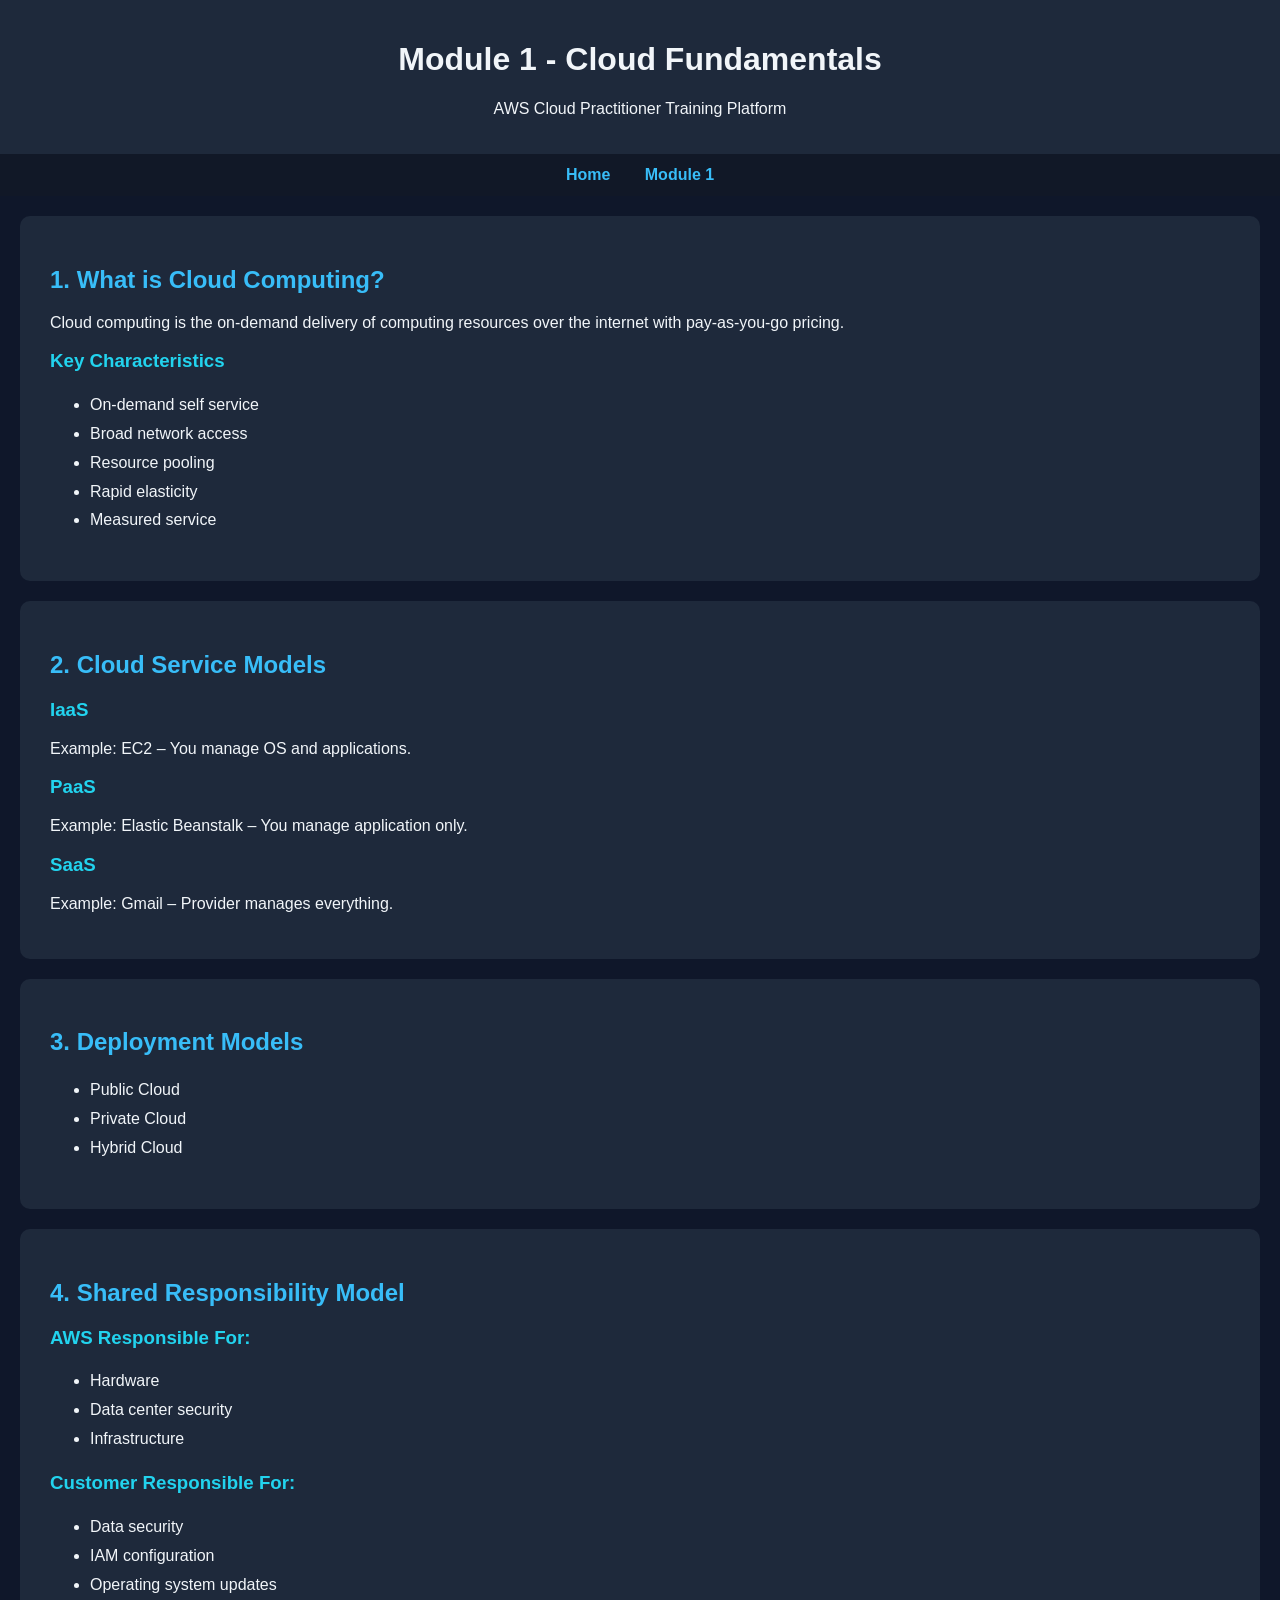
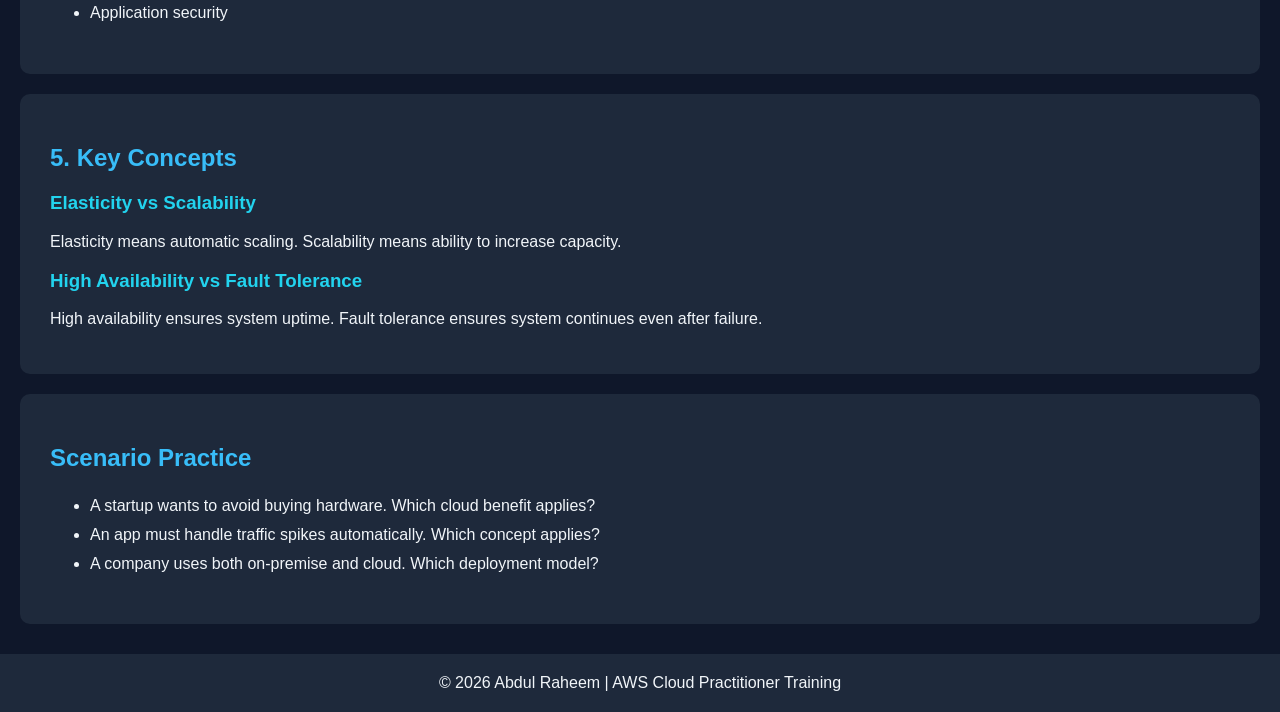
<file: module1.html>
<!DOCTYPE html>
<html>
<head>
  <title>Module 1 - Cloud Fundamentals</title>
  <meta name="viewport" content="width=device-width, initial-scale=1.0">
  <style>
    body {
      font-family: Arial, sans-serif;
      margin: 0;
      background: #0f172a;
      color: #f1f5f9;
    }

    header {
      background: #1e293b;
      padding: 20px;
      text-align: center;
    }

    nav {
      background: #111827;
      padding: 12px;
      text-align: center;
    }

    nav a {
      color: #38bdf8;
      margin: 0 15px;
      text-decoration: none;
      font-weight: bold;
    }

    section {
      padding: 30px;
      margin: 20px;
      background: #1e293b;
      border-radius: 10px;
    }

    h2 {
      color: #38bdf8;
    }

    h3 {
      color: #22d3ee;
    }

    ul {
      line-height: 1.8;
    }

    footer {
      text-align: center;
      padding: 20px;
      background: #1e293b;
      margin-top: 30px;
    }
  </style>
</head>

<body>

<header>
  <h1>Module 1 - Cloud Fundamentals</h1>
  <p>AWS Cloud Practitioner Training Platform</p>
</header>

<nav>
  <a href="index.html">Home</a>
  <a href="module1.html">Module 1</a>
</nav>

<section>
  <h2>1. What is Cloud Computing?</h2>
  <p>Cloud computing is the on-demand delivery of computing resources over the internet with pay-as-you-go pricing.</p>

  <h3>Key Characteristics</h3>
  <ul>
    <li>On-demand self service</li>
    <li>Broad network access</li>
    <li>Resource pooling</li>
    <li>Rapid elasticity</li>
    <li>Measured service</li>
  </ul>
</section>

<section>
  <h2>2. Cloud Service Models</h2>

  <h3>IaaS</h3>
  <p>Example: EC2 – You manage OS and applications.</p>

  <h3>PaaS</h3>
  <p>Example: Elastic Beanstalk – You manage application only.</p>

  <h3>SaaS</h3>
  <p>Example: Gmail – Provider manages everything.</p>
</section>

<section>
  <h2>3. Deployment Models</h2>
  <ul>
    <li>Public Cloud</li>
    <li>Private Cloud</li>
    <li>Hybrid Cloud</li>
  </ul>
</section>

<section>
  <h2>4. Shared Responsibility Model</h2>

  <h3>AWS Responsible For:</h3>
  <ul>
    <li>Hardware</li>
    <li>Data center security</li>
    <li>Infrastructure</li>
  </ul>

  <h3>Customer Responsible For:</h3>
  <ul>
    <li>Data security</li>
    <li>IAM configuration</li>
    <li>Operating system updates</li>
    <li>Application security</li>
  </ul>
</section>

<section>
  <h2>5. Key Concepts</h2>

  <h3>Elasticity vs Scalability</h3>
  <p>Elasticity means automatic scaling. Scalability means ability to increase capacity.</p>

  <h3>High Availability vs Fault Tolerance</h3>
  <p>High availability ensures system uptime. Fault tolerance ensures system continues even after failure.</p>
</section>

<section>
  <h2>Scenario Practice</h2>
  <ul>
    <li>A startup wants to avoid buying hardware. Which cloud benefit applies?</li>
    <li>An app must handle traffic spikes automatically. Which concept applies?</li>
    <li>A company uses both on-premise and cloud. Which deployment model?</li>
  </ul>
</section>

<footer>
  © 2026 Abdul Raheem | AWS Cloud Practitioner Training
</footer>

</body>
</html>
</file>
